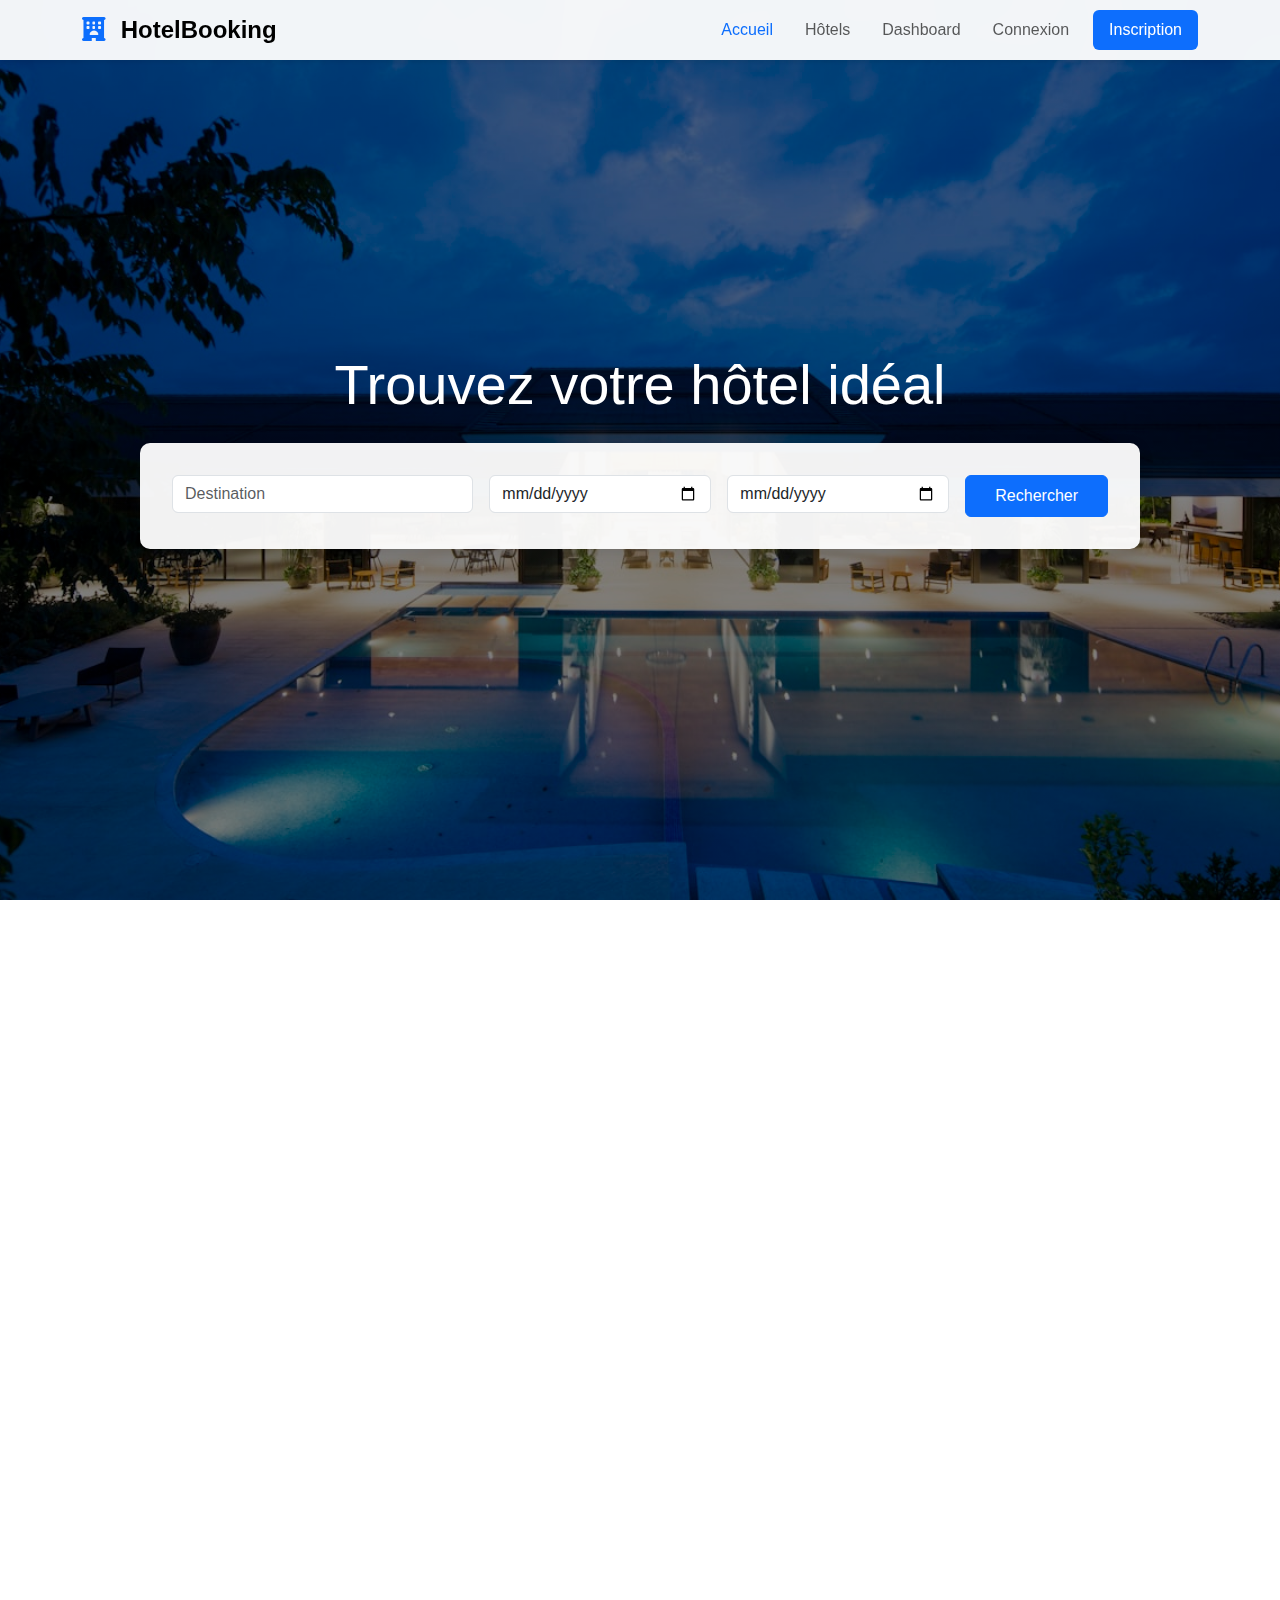
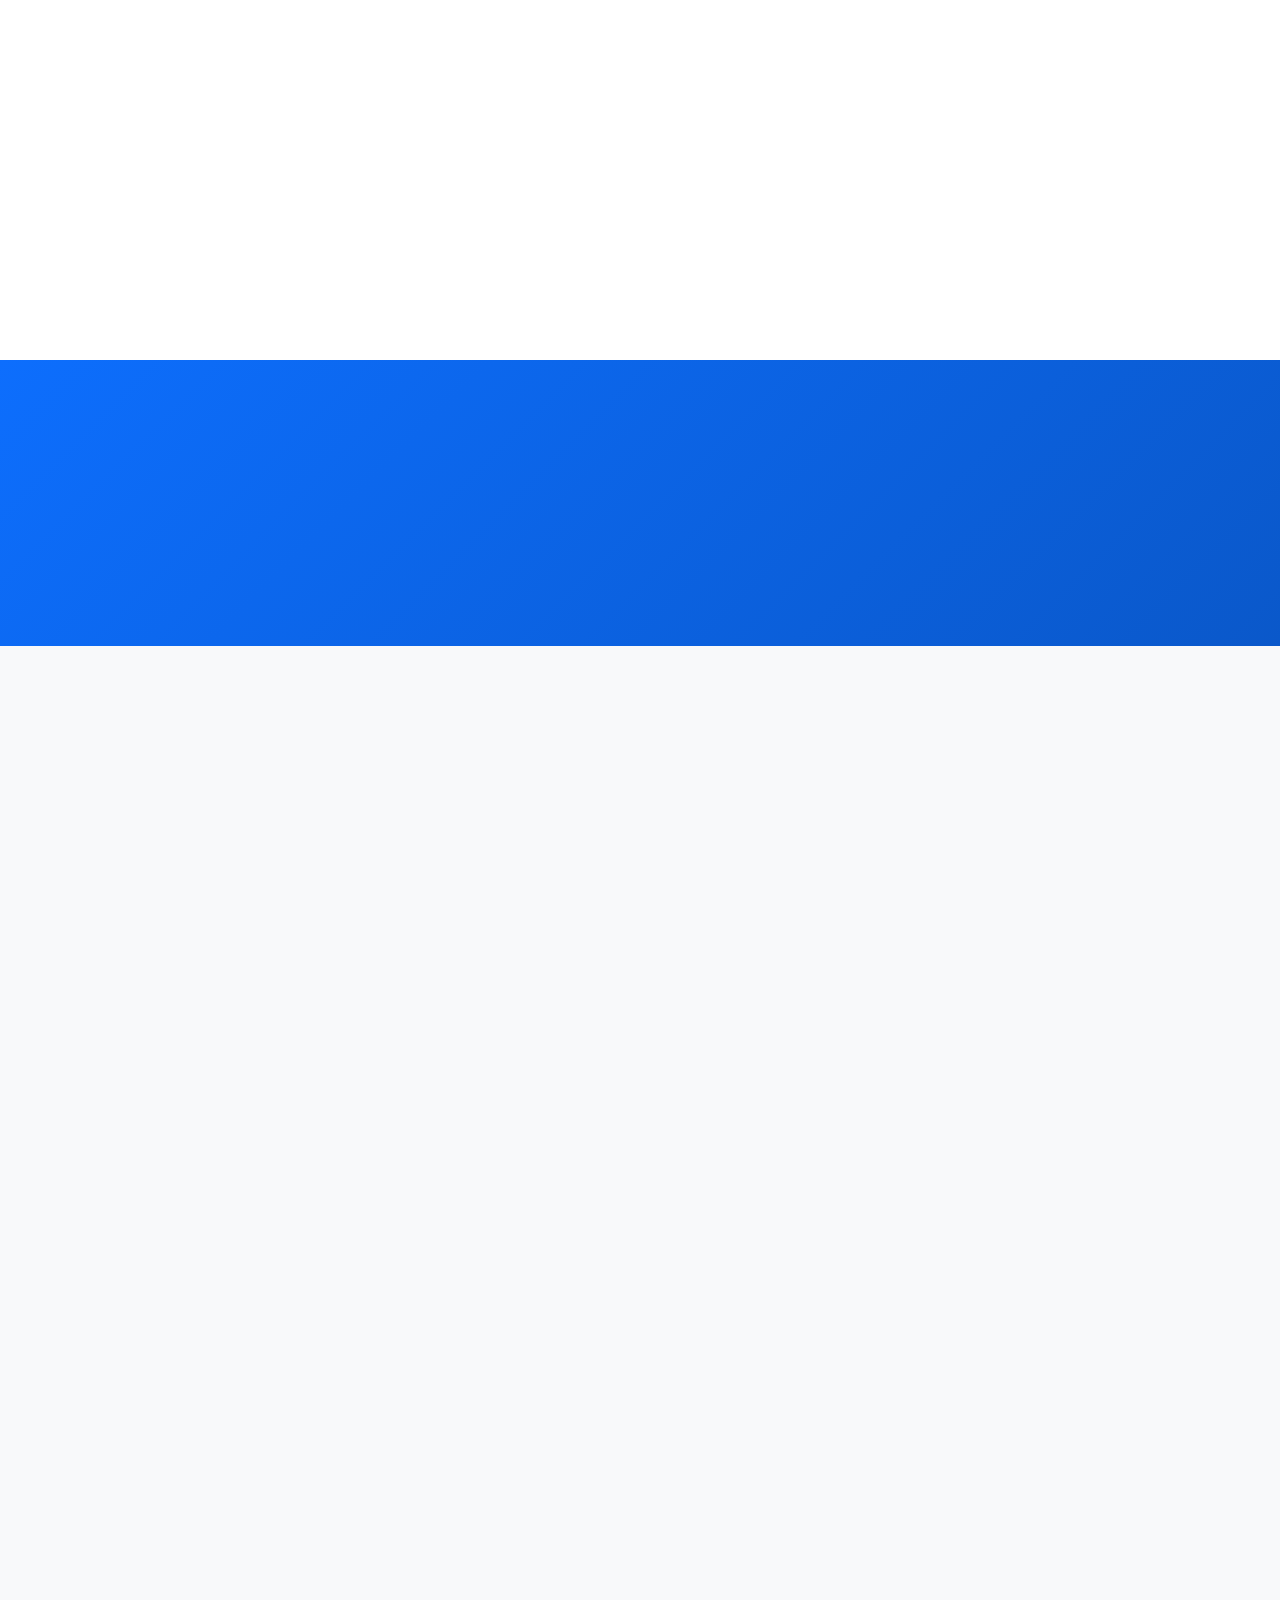
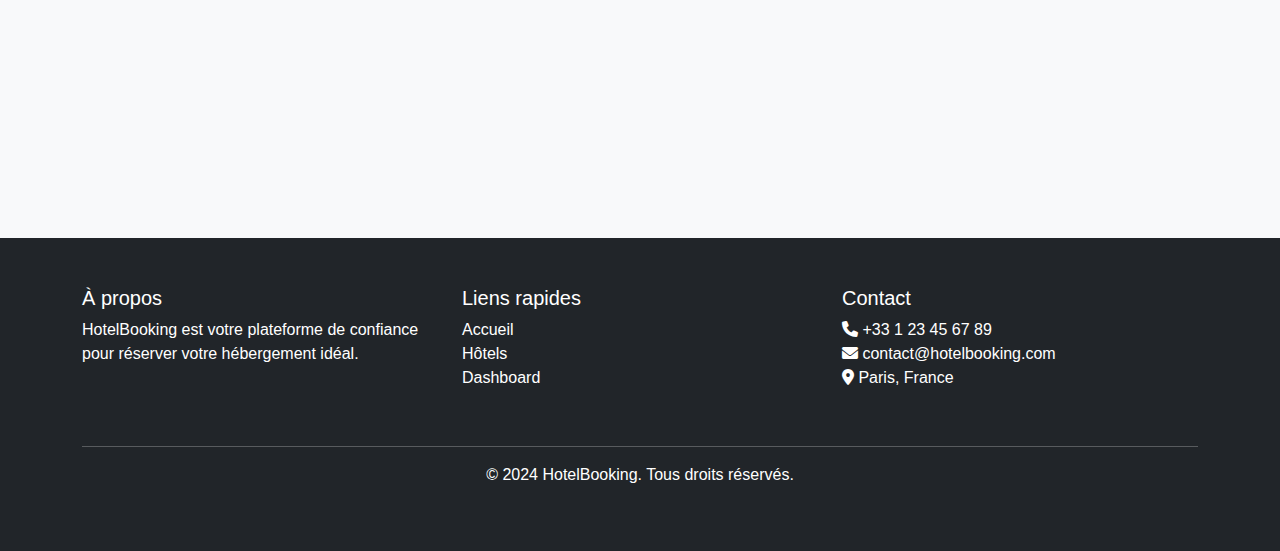
<file: index.html>
<!DOCTYPE html>
<html lang="fr">
<head>
    <meta charset="UTF-8">
    <meta name="viewport" content="width=device-width, initial-scale=1.0">
    <title>HotelBooking - Votre plateforme de réservation d'hôtels</title>
    <!-- Bootstrap 5 CSS -->
    <link href="https://cdn.jsdelivr.net/npm/bootstrap@5.3.0/dist/css/bootstrap.min.css" rel="stylesheet">
    <!-- Font Awesome -->
    <link rel="stylesheet" href="https://cdnjs.cloudflare.com/ajax/libs/font-awesome/6.0.0/css/all.min.css">
    <!-- Custom CSS -->
    <link rel="stylesheet" href="css/style.css">
</head>
<body>
    <!-- Loader -->
    <div class="loader-wrapper">
        <div class="loader"></div>
    </div>

    <!-- Back to Top Button -->
    <a href="#" class="back-to-top">
        <i class="fas fa-arrow-up"></i>
    </a>

    <!-- Navigation -->
    <nav class="navbar navbar-expand-lg navbar-light bg-white shadow-sm fixed-top">
        <div class="container">
            <a class="navbar-brand" href="index.html">
                <i class="fas fa-hotel text-primary"></i> HotelBooking
            </a>
            <button class="navbar-toggler" type="button" data-bs-toggle="collapse" data-bs-target="#navbarNav">
                <span class="navbar-toggler-icon"></span>
            </button>
            <div class="collapse navbar-collapse" id="navbarNav">
                <ul class="navbar-nav ms-auto">
                    <li class="nav-item">
                        <a class="nav-link active" href="index.html">Accueil</a>
                    </li>
                    <li class="nav-item">
                        <a class="nav-link" href="hotels.html">Hôtels</a>
                    </li>
                    <li class="nav-item">
                        <a class="nav-link" href="dashboard.html">Dashboard</a>
                    </li>
                    <li class="nav-item">
                        <a class="nav-link" href="login.html">Connexion</a>
                    </li>
                    <li class="nav-item">
                        <a class="nav-link btn btn-primary text-white ms-2" href="register.html">Inscription</a>
                    </li>
                </ul>
            </div>
        </div>
    </nav>

    <!-- Hero Section with Search -->
    <section class="hero">
        <div class="container">
            <div class="row">
                <div class="col-12 text-center">
                    <h1 class="display-4 text-white mb-4">Trouvez votre hôtel idéal</h1>
                    <div class="search-box">
                        <form class="row g-3">
                            <div class="col-md-4">
                                <input type="text" class="form-control" placeholder="Destination">
                            </div>
                            <div class="col-md-3">
                                <input type="date" class="form-control" placeholder="Date d'arrivée">
                            </div>
                            <div class="col-md-3">
                                <input type="date" class="form-control" placeholder="Date de départ">
                            </div>
                            <div class="col-md-2">
                                <button type="submit" class="btn btn-primary w-100">Rechercher</button>
                            </div>
                        </form>
                    </div>
                </div>
            </div>
        </div>
    </section>

    <!-- Popular Hotels Section -->
    <section class="popular-hotels py-5">
        <div class="container">
            <h2 class="text-center mb-4 reveal">Hôtels Populaires</h2>
            <div class="row">
                <!-- Hotel Card 1 -->
                <div class="col-md-4 mb-4 reveal-left">
                    <div class="card hotel-card">
                        <img src="images/hotel1.jpg" class="card-img-top" alt="Hôtel Luxe Paris">
                        <div class="card-body">
                            <h5 class="card-title">Hôtel Luxe Paris</h5>
                            <p class="card-text">
                                <i class="fas fa-star text-warning"></i>
                                <i class="fas fa-star text-warning"></i>
                                <i class="fas fa-star text-warning"></i>
                                <i class="fas fa-star text-warning"></i>
                                <i class="fas fa-star text-warning"></i>
                            </p>
                            <p class="card-text">À partir de 200€ / nuit</p>
                            <a href="details.html" class="btn btn-primary">Voir les détails</a>
                        </div>
                    </div>
                </div>
                <!-- Hotel Card 2 -->
                <div class="col-md-4 mb-4 reveal">
                    <div class="card hotel-card">
                        <img src="images/hotel2.jpg" class="card-img-top" alt="Grand Hôtel">
                        <div class="card-body">
                            <h5 class="card-title">Grand Hôtel</h5>
                            <p class="card-text">
                                <i class="fas fa-star text-warning"></i>
                                <i class="fas fa-star text-warning"></i>
                                <i class="fas fa-star text-warning"></i>
                                <i class="fas fa-star text-warning"></i>
                                <i class="far fa-star text-warning"></i>
                            </p>
                            <p class="card-text">À partir de 150€ / nuit</p>
                            <a href="details.html" class="btn btn-primary">Voir les détails</a>
                        </div>
                    </div>
                </div>
                <!-- Hotel Card 3 -->
                <div class="col-md-4 mb-4 reveal-right">
                    <div class="card hotel-card">
                        <img src="images/hotel3.jpg" class="card-img-top" alt="Hôtel Plage">
                        <div class="card-body">
                            <h5 class="card-title">Hôtel Plage</h5>
                            <p class="card-text">
                                <i class="fas fa-star text-warning"></i>
                                <i class="fas fa-star text-warning"></i>
                                <i class="fas fa-star text-warning"></i>
                                <i class="fas fa-star text-warning"></i>
                                <i class="fas fa-star-half-alt text-warning"></i>
                            </p>
                            <p class="card-text">À partir de 180€ / nuit</p>
                            <a href="details.html" class="btn btn-primary">Voir les détails</a>
                        </div>
                    </div>
                </div>
            </div>
        </div>
    </section>

    <!-- Features Section -->
    <section class="py-5">
        <div class="container">
            <h2 class="text-center mb-5 reveal">Pourquoi nous choisir ?</h2>
            <div class="row">
                <div class="col-md-4 mb-4 reveal-left">
                    <div class="feature-card animate-fade-left">
                        <div class="feature-icon">
                            <i class="fas fa-shield-alt"></i>
                        </div>
                        <h4>Réservation Sécurisée</h4>
                        <p>Paiement 100% sécurisé et confirmation instantanée de votre réservation.</p>
                    </div>
                </div>
                <div class="col-md-4 mb-4 reveal">
                    <div class="feature-card animate-fade-up">
                        <div class="feature-icon">
                            <i class="fas fa-percent"></i>
                        </div>
                        <h4>Meilleurs Prix</h4>
                        <p>Garantie du meilleur prix et réductions exclusives pour nos membres.</p>
                    </div>
                </div>
                <div class="col-md-4 mb-4 reveal-right">
                    <div class="feature-card animate-fade-right">
                        <div class="feature-icon">
                            <i class="fas fa-headset"></i>
                        </div>
                        <h4>Support 24/7</h4>
                        <p>Notre équipe est disponible 24h/24 et 7j/7 pour vous assister.</p>
                    </div>
                </div>
            </div>
        </div>
    </section>

    <!-- Stats Section -->
    <section class="stats-section">
        <div class="container">
            <div class="row">
                <div class="col-md-3 col-6 reveal">
                    <div class="stat-item animate-fade-up">
                        <div class="stat-number">500+</div>
                        <div class="stat-label">Hôtels</div>
                    </div>
                </div>
                <div class="col-md-3 col-6 reveal" style="transition-delay: 0.2s">
                    <div class="stat-item animate-fade-up">
                        <div class="stat-number">50k+</div>
                        <div class="stat-label">Clients Satisfaits</div>
                    </div>
                </div>
                <div class="col-md-3 col-6 reveal" style="transition-delay: 0.4s">
                    <div class="stat-item animate-fade-up">
                        <div class="stat-number">100+</div>
                        <div class="stat-label">Destinations</div>
                    </div>
                </div>
                <div class="col-md-3 col-6 reveal" style="transition-delay: 0.6s">
                    <div class="stat-item animate-fade-up">
                        <div class="stat-number">24/7</div>
                        <div class="stat-label">Support Client</div>
                    </div>
                </div>
            </div>
        </div>
    </section>

    <!-- Testimonials Section -->
    <section class="py-5 bg-light">
        <div class="container">
            <h2 class="text-center mb-5 reveal">Ce que disent nos clients</h2>
            <div class="row">
                <div class="col-md-4 mb-4 reveal-left">
                    <div class="testimonial-card animate-fade-left">
                        <div class="d-flex align-items-center mb-3">
                            <img src="images/hotel1.jpg" alt="Client" class="testimonial-avatar">
                            <div>
                                <h5 class="mb-0">Sophie Martin</h5>
                                <small class="text-muted">Paris, France</small>
                            </div>
                        </div>
                        <p class="mb-0">"Service exceptionnel ! La réservation était simple et rapide. L'hôtel était exactement comme décrit."</p>
                    </div>
                </div>
                <div class="col-md-4 mb-4 reveal">
                    <div class="testimonial-card animate-fade-up">
                        <div class="d-flex align-items-center mb-3">
                            <img src="images/hotel2.jpg" alt="Client" class="testimonial-avatar">
                            <div>
                                <h5 class="mb-0">Thomas Dubois</h5>
                                <small class="text-muted">Lyon, France</small>
                            </div>
                        </div>
                        <p class="mb-0">"Les prix sont très compétitifs et le service client est au top. Je recommande vivement !"</p>
                    </div>
                </div>
                <div class="col-md-4 mb-4 reveal-right">
                    <div class="testimonial-card animate-fade-right">
                        <div class="d-flex align-items-center mb-3">
                            <img src="images/hotel3.jpg" alt="Client" class="testimonial-avatar">
                            <div>
                                <h5 class="mb-0">Marie Laurent</h5>
                                <small class="text-muted">Nice, France</small>
                            </div>
                        </div>
                        <p class="mb-0">"Une expérience parfaite du début à la fin. Je reviendrai certainement pour mes prochains voyages."</p>
                    </div>
                </div>
            </div>
        </div>
    </section>

    <!-- Newsletter Section -->
    <section class="newsletter-section">
        <div class="container">
            <div class="row justify-content-center">
                <div class="col-md-8 text-center">
                    <h2 class="mb-4 reveal">Restez informé de nos offres</h2>
                    <p class="mb-4 reveal">Inscrivez-vous à notre newsletter pour recevoir nos meilleures offres et promotions.</p>
                    <form class="newsletter-form reveal">
                        <div class="input-group">
                            <input type="email" class="form-control" placeholder="Votre adresse email">
                            <button class="btn btn-primary" type="submit">S'inscrire</button>
                        </div>
                    </form>
                </div>
            </div>
        </div>
    </section>

    <!-- Categories Section -->
    <section class="categories py-5 bg-light">
        <div class="container">
            <h2 class="text-center mb-4 reveal">Types d'hébergement</h2>
            <div class="row">
                <div class="col-md-3 mb-4 reveal-left">
                    <div class="category-card text-center p-4 bg-white rounded shadow-sm">
                        <i class="fas fa-hotel fa-3x text-primary mb-3"></i>
                        <h4>Hôtels</h4>
                        <p>Hôtels de luxe et confortables</p>
                    </div>
                </div>
                <div class="col-md-3 mb-4 reveal" style="transition-delay: 0.2s">
                    <div class="category-card text-center p-4 bg-white rounded shadow-sm">
                        <i class="fas fa-home fa-3x text-primary mb-3"></i>
                        <h4>Appartements</h4>
                        <p>Locations de vacances</p>
                    </div>
                </div>
                <div class="col-md-3 mb-4 reveal" style="transition-delay: 0.4s">
                    <div class="category-card text-center p-4 bg-white rounded shadow-sm">
                        <i class="fas fa-umbrella-beach fa-3x text-primary mb-3"></i>
                        <h4>Resorts</h4>
                        <p>Complexes vacances tout inclus</p>
                    </div>
                </div>
                <div class="col-md-3 mb-4 reveal-right">
                    <div class="category-card text-center p-4 bg-white rounded shadow-sm">
                        <i class="fas fa-campground fa-3x text-primary mb-3"></i>
                        <h4>Chalets</h4>
                        <p>Hébergements montagne</p>
                    </div>
                </div>
            </div>
        </div>
    </section>

    <!-- Footer -->
    <footer class="bg-dark text-white py-5">
        <div class="container">
            <div class="row">
                <div class="col-md-4 mb-4">
                    <h5>À propos</h5>
                    <p>HotelBooking est votre plateforme de confiance pour réserver votre hébergement idéal.</p>
                </div>
                <div class="col-md-4 mb-4">
                    <h5>Liens rapides</h5>
                    <ul class="list-unstyled">
                        <li><a href="index.html" class="text-white">Accueil</a></li>
                        <li><a href="hotels.html" class="text-white">Hôtels</a></li>
                        <li><a href="dashboard.html" class="text-white">Dashboard</a></li>
                    </ul>
                </div>
                <div class="col-md-4 mb-4">
                    <h5>Contact</h5>
                    <ul class="list-unstyled">
                        <li><i class="fas fa-phone"></i> +33 1 23 45 67 89</li>
                        <li><i class="fas fa-envelope"></i> contact@hotelbooking.com</li>
                        <li><i class="fas fa-map-marker-alt"></i> Paris, France</li>
                    </ul>
                </div>
            </div>
            <hr>
            <div class="text-center">
                <p>&copy; 2024 HotelBooking. Tous droits réservés.</p>
            </div>
        </div>
    </footer>

    <!-- Scripts -->
    <script src="https://code.jquery.com/jquery-3.6.0.min.js"></script>
    <script src="https://cdn.jsdelivr.net/npm/bootstrap@5.3.0/dist/js/bootstrap.bundle.min.js"></script>
    <script src="js/main.js"></script>
</body>
</html>
</file>
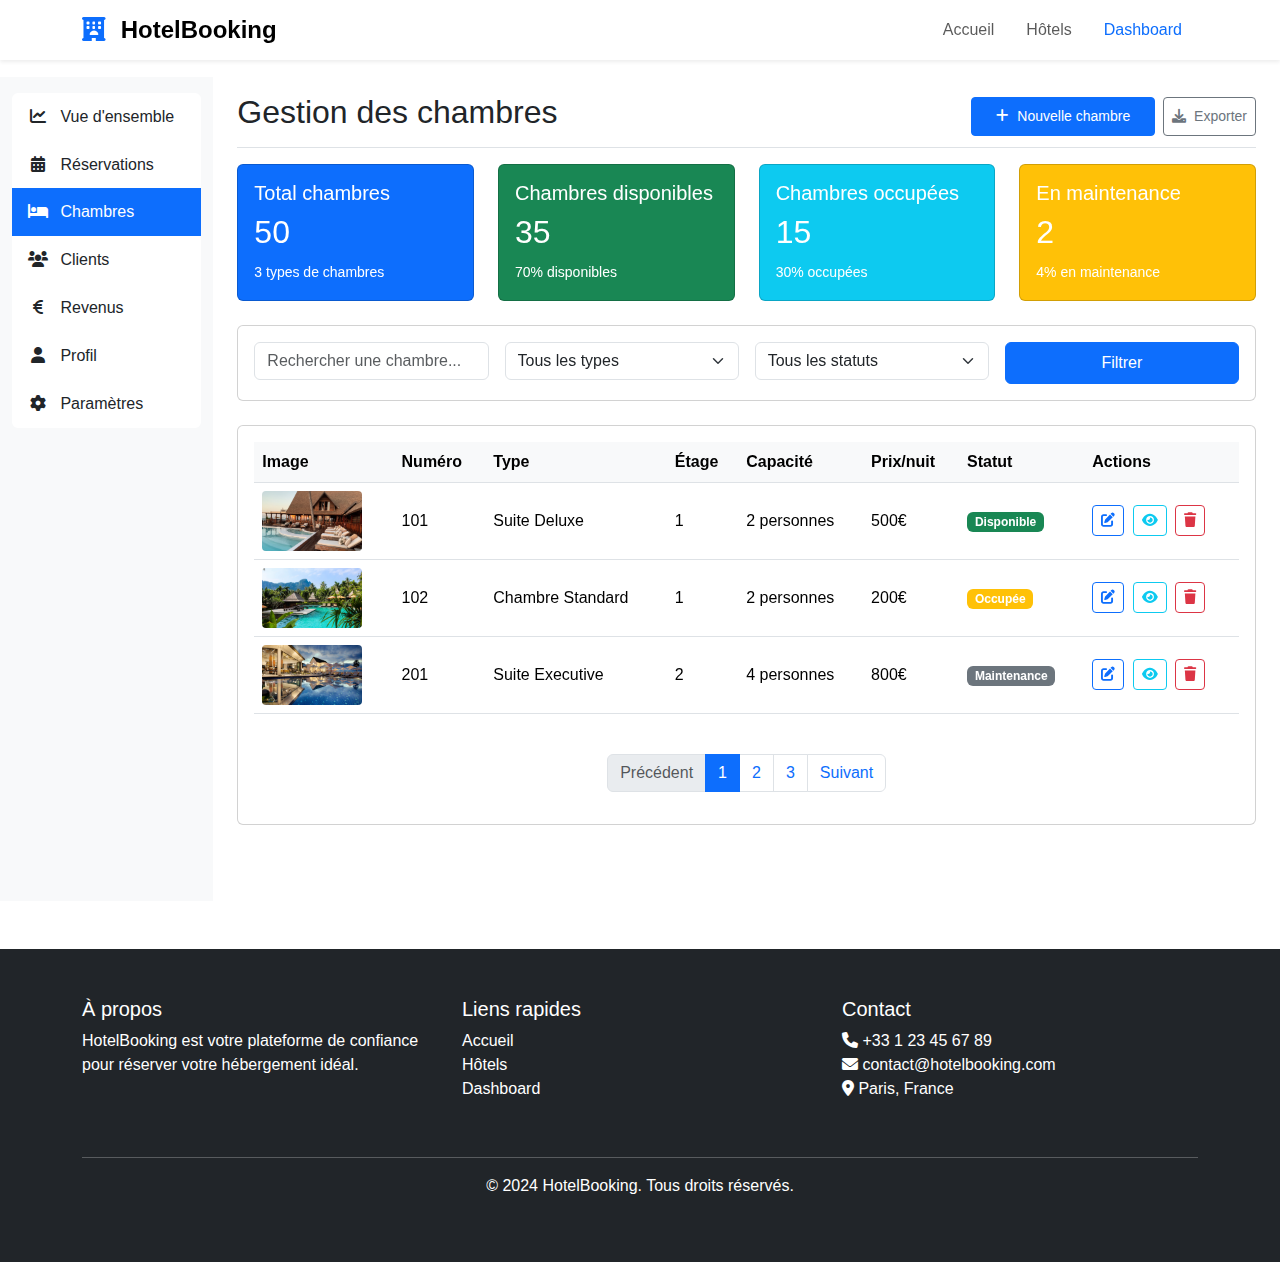
<file: chambres.html>
<!DOCTYPE html>
<html lang="fr">
<head>
    <meta charset="UTF-8">
    <meta name="viewport" content="width=device-width, initial-scale=1.0">
    <title>Chambres - HotelBooking</title>
    <!-- Bootstrap 5 CSS -->
    <link href="https://cdn.jsdelivr.net/npm/bootstrap@5.3.0/dist/css/bootstrap.min.css" rel="stylesheet">
    <!-- Font Awesome -->
    <link rel="stylesheet" href="https://cdnjs.cloudflare.com/ajax/libs/font-awesome/6.0.0/css/all.min.css">
    <!-- Custom CSS -->
    <link rel="stylesheet" href="css/style.css">
    <style>
        .sidebar {
            min-height: calc(100vh - 76px);
            background-color: #f8f9fa;
            padding-top: 1rem;
        }
        .stat-card {
            transition: transform 0.3s ease;
        }
        .stat-card:hover {
            transform: translateY(-5px);
        }
        .room-image {
            width: 100px;
            height: 60px;
            object-fit: cover;
            border-radius: 4px;
        }
    </style>
</head>
<body>
    <!-- Navigation -->
    <nav class="navbar navbar-expand-lg navbar-light bg-white shadow-sm fixed-top">
        <div class="container">
            <a class="navbar-brand" href="index.html">
                <i class="fas fa-hotel text-primary"></i> HotelBooking
            </a>
            <button class="navbar-toggler" type="button" data-bs-toggle="collapse" data-bs-target="#navbarNav">
                <span class="navbar-toggler-icon"></span>
            </button>
            <div class="collapse navbar-collapse" id="navbarNav">
                <ul class="navbar-nav ms-auto">
                    <li class="nav-item">
                        <a class="nav-link" href="index.html">Accueil</a>
                    </li>
                    <li class="nav-item">
                        <a class="nav-link" href="hotels.html">Hôtels</a>
                    </li>
                    <li class="nav-item">
                        <a class="nav-link active" href="dashboard.html">Dashboard</a>
                    </li>
                </ul>
            </div>
        </div>
    </nav>

    <!-- Main Content -->
    <div class="container-fluid mt-5 pt-4">
        <div class="row">
            <!-- Sidebar -->
            <div class="col-md-3 col-lg-2 sidebar">
                <div class="list-group">
                    <a href="dashboard.html" class="list-group-item list-group-item-action">
                        <i class="fas fa-chart-line me-2"></i> Vue d'ensemble
                    </a>
                    <a href="reservations.html" class="list-group-item list-group-item-action">
                        <i class="fas fa-calendar-alt me-2"></i> Réservations
                    </a>
                    <a href="chambres.html" class="list-group-item list-group-item-action active">
                        <i class="fas fa-bed me-2"></i> Chambres
                    </a>
                    <a href="clients.html" class="list-group-item list-group-item-action">
                        <i class="fas fa-users me-2"></i> Clients
                    </a>
                    <a href="revenus.html" class="list-group-item list-group-item-action">
                        <i class="fas fa-euro-sign me-2"></i> Revenus
                    </a>
                    <a href="profil.html" class="list-group-item list-group-item-action">
                        <i class="fas fa-user me-2"></i> Profil
                    </a>
                    <a href="parametres.html" class="list-group-item list-group-item-action">
                        <i class="fas fa-cog me-2"></i> Paramètres
                    </a>
                </div>
            </div>

            <!-- Main Content -->
            <div class="col-md-9 col-lg-10 ms-sm-auto px-4">
                <div class="d-flex justify-content-between flex-wrap flex-md-nowrap align-items-center pt-3 pb-2 mb-3 border-bottom">
                    <h1 class="h2">Gestion des chambres</h1>
                    <div class="btn-toolbar mb-2 mb-md-0">
                        <button type="button" class="btn btn-sm btn-primary me-2">
                            <i class="fas fa-plus me-1"></i> Nouvelle chambre
                        </button>
                        <button type="button" class="btn btn-sm btn-outline-secondary">
                            <i class="fas fa-download me-1"></i> Exporter
                        </button>
                    </div>
                </div>

                <!-- Stats Cards -->
                <div class="row mb-4">
                    <div class="col-md-3">
                        <div class="card stat-card bg-primary text-white">
                            <div class="card-body">
                                <h5 class="card-title">Total chambres</h5>
                                <h2 class="card-text">50</h2>
                                <p class="card-text">
                                    <small>3 types de chambres</small>
                                </p>
                            </div>
                        </div>
                    </div>
                    <div class="col-md-3">
                        <div class="card stat-card bg-success text-white">
                            <div class="card-body">
                                <h5 class="card-title">Chambres disponibles</h5>
                                <h2 class="card-text">35</h2>
                                <p class="card-text">
                                    <small>70% disponibles</small>
                                </p>
                            </div>
                        </div>
                    </div>
                    <div class="col-md-3">
                        <div class="card stat-card bg-info text-white">
                            <div class="card-body">
                                <h5 class="card-title">Chambres occupées</h5>
                                <h2 class="card-text">15</h2>
                                <p class="card-text">
                                    <small>30% occupées</small>
                                </p>
                            </div>
                        </div>
                    </div>
                    <div class="col-md-3">
                        <div class="card stat-card bg-warning text-white">
                            <div class="card-body">
                                <h5 class="card-title">En maintenance</h5>
                                <h2 class="card-text">2</h2>
                                <p class="card-text">
                                    <small>4% en maintenance</small>
                                </p>
                            </div>
                        </div>
                    </div>
                </div>

                <!-- Search and Filter -->
                <div class="card mb-4">
                    <div class="card-body">
                        <div class="row g-3">
                            <div class="col-md-3">
                                <input type="text" class="form-control" placeholder="Rechercher une chambre...">
                            </div>
                            <div class="col-md-3">
                                <select class="form-select">
                                    <option value="">Tous les types</option>
                                    <option value="standard">Standard</option>
                                    <option value="deluxe">Deluxe</option>
                                    <option value="suite">Suite</option>
                                </select>
                            </div>
                            <div class="col-md-3">
                                <select class="form-select">
                                    <option value="">Tous les statuts</option>
                                    <option value="available">Disponible</option>
                                    <option value="occupied">Occupée</option>
                                    <option value="maintenance">Maintenance</option>
                                </select>
                            </div>
                            <div class="col-md-3">
                                <button class="btn btn-primary w-100">Filtrer</button>
                            </div>
                        </div>
                    </div>
                </div>

                <!-- Rooms Table -->
                <div class="card">
                    <div class="card-body">
                        <div class="table-responsive">
                            <table class="table table-hover">
                                <thead>
                                    <tr>
                                        <th>Image</th>
                                        <th>Numéro</th>
                                        <th>Type</th>
                                        <th>Étage</th>
                                        <th>Capacité</th>
                                        <th>Prix/nuit</th>
                                        <th>Statut</th>
                                        <th>Actions</th>
                                    </tr>
                                </thead>
                                <tbody>
                                    <tr>
                                        <td><img src="images/hotel1.jpg" alt="Suite Deluxe" class="room-image"></td>
                                        <td>101</td>
                                        <td>Suite Deluxe</td>
                                        <td>1</td>
                                        <td>2 personnes</td>
                                        <td>500€</td>
                                        <td><span class="badge bg-success">Disponible</span></td>
                                        <td>
                                            <button class="btn btn-sm btn-outline-primary me-1">
                                                <i class="fas fa-edit"></i>
                                            </button>
                                            <button class="btn btn-sm btn-outline-info me-1">
                                                <i class="fas fa-eye"></i>
                                            </button>
                                            <button class="btn btn-sm btn-outline-danger">
                                                <i class="fas fa-trash"></i>
                                            </button>
                                        </td>
                                    </tr>
                                    <tr>
                                        <td><img src="images/hotel2.jpg" alt="Chambre Standard" class="room-image"></td>
                                        <td>102</td>
                                        <td>Chambre Standard</td>
                                        <td>1</td>
                                        <td>2 personnes</td>
                                        <td>200€</td>
                                        <td><span class="badge bg-warning">Occupée</span></td>
                                        <td>
                                            <button class="btn btn-sm btn-outline-primary me-1">
                                                <i class="fas fa-edit"></i>
                                            </button>
                                            <button class="btn btn-sm btn-outline-info me-1">
                                                <i class="fas fa-eye"></i>
                                            </button>
                                            <button class="btn btn-sm btn-outline-danger">
                                                <i class="fas fa-trash"></i>
                                            </button>
                                        </td>
                                    </tr>
                                    <tr>
                                        <td><img src="images/hotel3.jpg" alt="Suite Executive" class="room-image"></td>
                                        <td>201</td>
                                        <td>Suite Executive</td>
                                        <td>2</td>
                                        <td>4 personnes</td>
                                        <td>800€</td>
                                        <td><span class="badge bg-secondary">Maintenance</span></td>
                                        <td>
                                            <button class="btn btn-sm btn-outline-primary me-1">
                                                <i class="fas fa-edit"></i>
                                            </button>
                                            <button class="btn btn-sm btn-outline-info me-1">
                                                <i class="fas fa-eye"></i>
                                            </button>
                                            <button class="btn btn-sm btn-outline-danger">
                                                <i class="fas fa-trash"></i>
                                            </button>
                                        </td>
                                    </tr>
                                </tbody>
                            </table>
                        </div>

                        <!-- Pagination -->
                        <nav class="mt-4">
                            <ul class="pagination justify-content-center">
                                <li class="page-item disabled">
                                    <a class="page-link" href="#" tabindex="-1">Précédent</a>
                                </li>
                                <li class="page-item active"><a class="page-link" href="#">1</a></li>
                                <li class="page-item"><a class="page-link" href="#">2</a></li>
                                <li class="page-item"><a class="page-link" href="#">3</a></li>
                                <li class="page-item">
                                    <a class="page-link" href="#">Suivant</a>
                                </li>
                            </ul>
                        </nav>
                    </div>
                </div>
            </div>
        </div>
    </div>

    <!-- Footer -->
    <footer class="bg-dark text-white py-5 mt-5">
        <div class="container">
            <div class="row">
                <div class="col-md-4 mb-4">
                    <h5>À propos</h5>
                    <p>HotelBooking est votre plateforme de confiance pour réserver votre hébergement idéal.</p>
                </div>
                <div class="col-md-4 mb-4">
                    <h5>Liens rapides</h5>
                    <ul class="list-unstyled">
                        <li><a href="index.html" class="text-white">Accueil</a></li>
                        <li><a href="hotels.html" class="text-white">Hôtels</a></li>
                        <li><a href="dashboard.html" class="text-white">Dashboard</a></li>
                    </ul>
                </div>
                <div class="col-md-4 mb-4">
                    <h5>Contact</h5>
                    <ul class="list-unstyled">
                        <li><i class="fas fa-phone"></i> +33 1 23 45 67 89</li>
                        <li><i class="fas fa-envelope"></i> contact@hotelbooking.com</li>
                        <li><i class="fas fa-map-marker-alt"></i> Paris, France</li>
                    </ul>
                </div>
            </div>
            <hr>
            <div class="text-center">
                <p>&copy; 2024 HotelBooking. Tous droits réservés.</p>
            </div>
        </div>
    </footer>

    <!-- Scripts -->
    <script src="https://code.jquery.com/jquery-3.6.0.min.js"></script>
    <script src="https://cdn.jsdelivr.net/npm/bootstrap@5.3.0/dist/js/bootstrap.bundle.min.js"></script>
    <script src="js/main.js"></script>
</body>
</html>
</file>
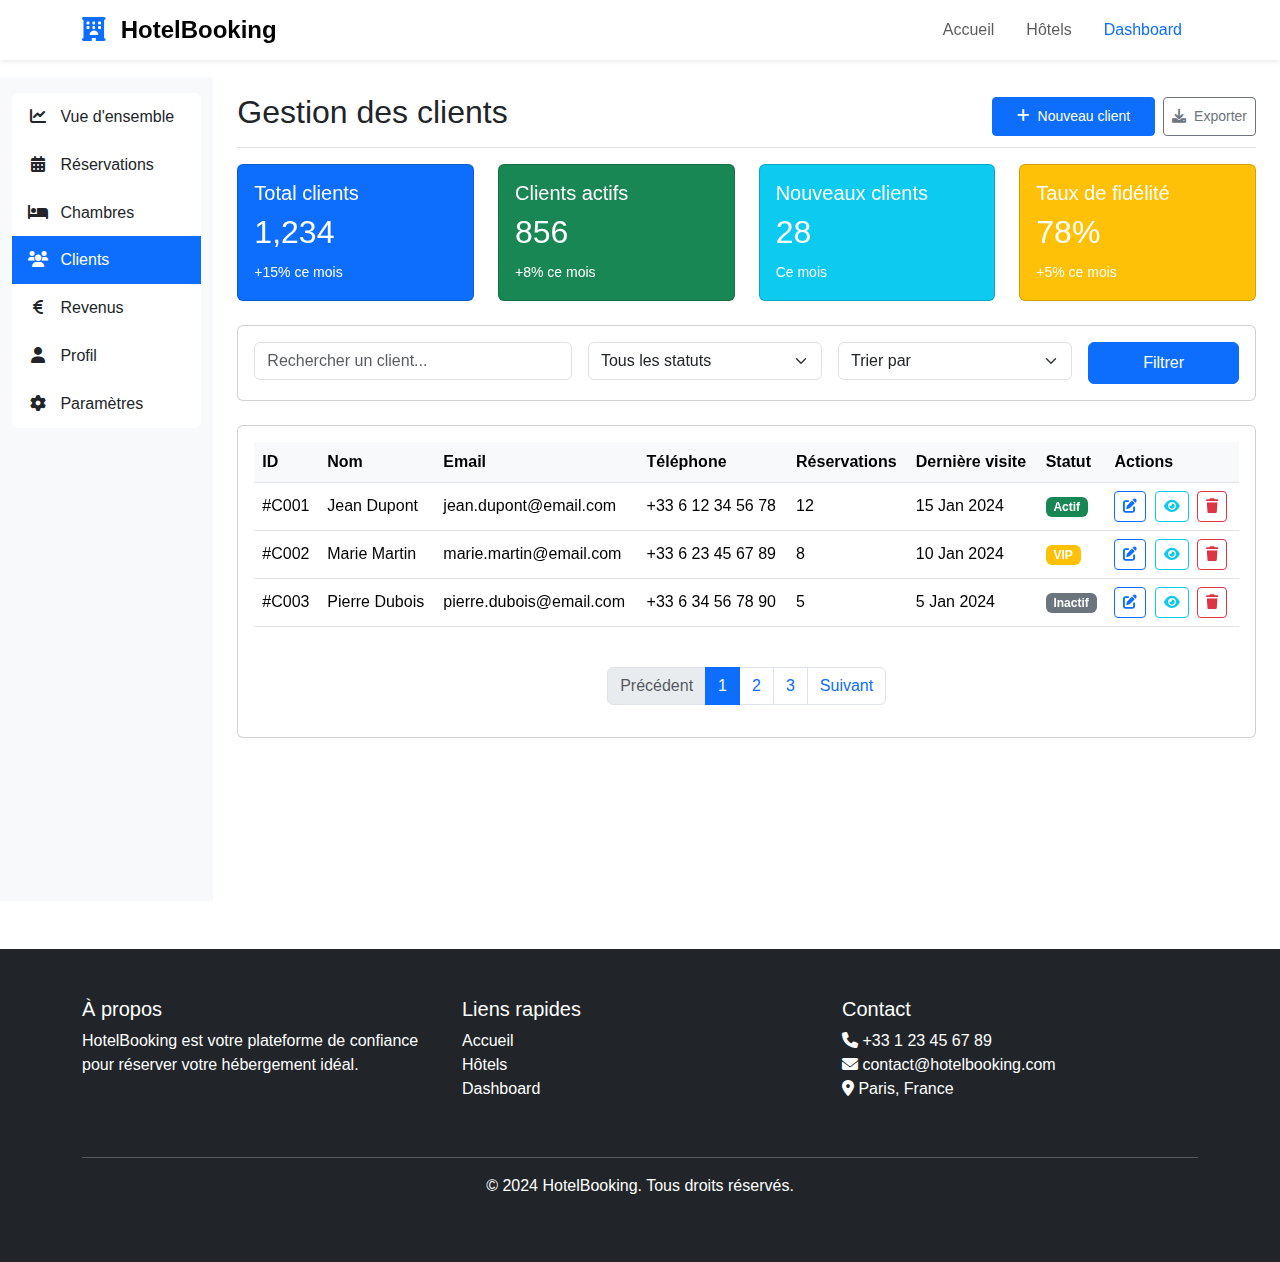
<file: clients.html>
<!DOCTYPE html>
<html lang="fr">
<head>
    <meta charset="UTF-8">
    <meta name="viewport" content="width=device-width, initial-scale=1.0">
    <title>Clients - HotelBooking</title>
    <!-- Bootstrap 5 CSS -->
    <link href="https://cdn.jsdelivr.net/npm/bootstrap@5.3.0/dist/css/bootstrap.min.css" rel="stylesheet">
    <!-- Font Awesome -->
    <link rel="stylesheet" href="https://cdnjs.cloudflare.com/ajax/libs/font-awesome/6.0.0/css/all.min.css">
    <!-- Custom CSS -->
    <link rel="stylesheet" href="css/style.css">
    <style>
        .sidebar {
            min-height: calc(100vh - 76px);
            background-color: #f8f9fa;
            padding-top: 1rem;
        }
        .stat-card {
            transition: transform 0.3s ease;
        }
        .stat-card:hover {
            transform: translateY(-5px);
        }
    </style>
</head>
<body>
    <!-- Navigation -->
    <nav class="navbar navbar-expand-lg navbar-light bg-white shadow-sm fixed-top">
        <div class="container">
            <a class="navbar-brand" href="index.html">
                <i class="fas fa-hotel text-primary"></i> HotelBooking
            </a>
            <button class="navbar-toggler" type="button" data-bs-toggle="collapse" data-bs-target="#navbarNav">
                <span class="navbar-toggler-icon"></span>
            </button>
            <div class="collapse navbar-collapse" id="navbarNav">
                <ul class="navbar-nav ms-auto">
                    <li class="nav-item">
                        <a class="nav-link" href="index.html">Accueil</a>
                    </li>
                    <li class="nav-item">
                        <a class="nav-link" href="hotels.html">Hôtels</a>
                    </li>
                    <li class="nav-item">
                        <a class="nav-link active" href="dashboard.html">Dashboard</a>
                    </li>
                </ul>
            </div>
        </div>
    </nav>

    <!-- Main Content -->
    <div class="container-fluid mt-5 pt-4">
        <div class="row">
            <!-- Sidebar -->
            <div class="col-md-3 col-lg-2 sidebar">
                <div class="list-group">
                    <a href="dashboard.html" class="list-group-item list-group-item-action">
                        <i class="fas fa-chart-line me-2"></i> Vue d'ensemble
                    </a>
                    <a href="reservations.html" class="list-group-item list-group-item-action">
                        <i class="fas fa-calendar-alt me-2"></i> Réservations
                    </a>
                    <a href="chambres.html" class="list-group-item list-group-item-action">
                        <i class="fas fa-bed me-2"></i> Chambres
                    </a>
                    <a href="clients.html" class="list-group-item list-group-item-action active">
                        <i class="fas fa-users me-2"></i> Clients
                    </a>
                    <a href="revenus.html" class="list-group-item list-group-item-action">
                        <i class="fas fa-euro-sign me-2"></i> Revenus
                    </a>
                    <a href="profil.html" class="list-group-item list-group-item-action">
                        <i class="fas fa-user me-2"></i> Profil
                    </a>
                    <a href="parametres.html" class="list-group-item list-group-item-action">
                        <i class="fas fa-cog me-2"></i> Paramètres
                    </a>
                </div>
            </div>

            <!-- Main Content -->
            <div class="col-md-9 col-lg-10 ms-sm-auto px-4">
                <div class="d-flex justify-content-between flex-wrap flex-md-nowrap align-items-center pt-3 pb-2 mb-3 border-bottom">
                    <h1 class="h2">Gestion des clients</h1>
                    <div class="btn-toolbar mb-2 mb-md-0">
                        <button type="button" class="btn btn-sm btn-primary me-2">
                            <i class="fas fa-plus me-1"></i> Nouveau client
                        </button>
                        <button type="button" class="btn btn-sm btn-outline-secondary">
                            <i class="fas fa-download me-1"></i> Exporter
                        </button>
                    </div>
                </div>

                <!-- Stats Cards -->
                <div class="row mb-4">
                    <div class="col-md-3">
                        <div class="card stat-card bg-primary text-white">
                            <div class="card-body">
                                <h5 class="card-title">Total clients</h5>
                                <h2 class="card-text">1,234</h2>
                                <p class="card-text">
                                    <small>+15% ce mois</small>
                                </p>
                            </div>
                        </div>
                    </div>
                    <div class="col-md-3">
                        <div class="card stat-card bg-success text-white">
                            <div class="card-body">
                                <h5 class="card-title">Clients actifs</h5>
                                <h2 class="card-text">856</h2>
                                <p class="card-text">
                                    <small>+8% ce mois</small>
                                </p>
                            </div>
                        </div>
                    </div>
                    <div class="col-md-3">
                        <div class="card stat-card bg-info text-white">
                            <div class="card-body">
                                <h5 class="card-title">Nouveaux clients</h5>
                                <h2 class="card-text">28</h2>
                                <p class="card-text">
                                    <small>Ce mois</small>
                                </p>
                            </div>
                        </div>
                    </div>
                    <div class="col-md-3">
                        <div class="card stat-card bg-warning text-white">
                            <div class="card-body">
                                <h5 class="card-title">Taux de fidélité</h5>
                                <h2 class="card-text">78%</h2>
                                <p class="card-text">
                                    <small>+5% ce mois</small>
                                </p>
                            </div>
                        </div>
                    </div>
                </div>

                <!-- Search and Filter -->
                <div class="card mb-4">
                    <div class="card-body">
                        <div class="row g-3">
                            <div class="col-md-4">
                                <input type="text" class="form-control" placeholder="Rechercher un client...">
                            </div>
                            <div class="col-md-3">
                                <select class="form-select">
                                    <option value="">Tous les statuts</option>
                                    <option value="active">Actifs</option>
                                    <option value="inactive">Inactifs</option>
                                    <option value="vip">VIP</option>
                                </select>
                            </div>
                            <div class="col-md-3">
                                <select class="form-select">
                                    <option value="">Trier par</option>
                                    <option value="name">Nom</option>
                                    <option value="date">Date d'inscription</option>
                                    <option value="reservations">Nombre de réservations</option>
                                </select>
                            </div>
                            <div class="col-md-2">
                                <button class="btn btn-primary w-100">Filtrer</button>
                            </div>
                        </div>
                    </div>
                </div>

                <!-- Clients Table -->
                <div class="card">
                    <div class="card-body">
                        <div class="table-responsive">
                            <table class="table table-hover">
                                <thead>
                                    <tr>
                                        <th>ID</th>
                                        <th>Nom</th>
                                        <th>Email</th>
                                        <th>Téléphone</th>
                                        <th>Réservations</th>
                                        <th>Dernière visite</th>
                                        <th>Statut</th>
                                        <th>Actions</th>
                                    </tr>
                                </thead>
                                <tbody>
                                    <tr>
                                        <td>#C001</td>
                                        <td>Jean Dupont</td>
                                        <td>jean.dupont@email.com</td>
                                        <td>+33 6 12 34 56 78</td>
                                        <td>12</td>
                                        <td>15 Jan 2024</td>
                                        <td><span class="badge bg-success">Actif</span></td>
                                        <td>
                                            <button class="btn btn-sm btn-outline-primary me-1">
                                                <i class="fas fa-edit"></i>
                                            </button>
                                            <button class="btn btn-sm btn-outline-info me-1">
                                                <i class="fas fa-eye"></i>
                                            </button>
                                            <button class="btn btn-sm btn-outline-danger">
                                                <i class="fas fa-trash"></i>
                                            </button>
                                        </td>
                                    </tr>
                                    <tr>
                                        <td>#C002</td>
                                        <td>Marie Martin</td>
                                        <td>marie.martin@email.com</td>
                                        <td>+33 6 23 45 67 89</td>
                                        <td>8</td>
                                        <td>10 Jan 2024</td>
                                        <td><span class="badge bg-warning">VIP</span></td>
                                        <td>
                                            <button class="btn btn-sm btn-outline-primary me-1">
                                                <i class="fas fa-edit"></i>
                                            </button>
                                            <button class="btn btn-sm btn-outline-info me-1">
                                                <i class="fas fa-eye"></i>
                                            </button>
                                            <button class="btn btn-sm btn-outline-danger">
                                                <i class="fas fa-trash"></i>
                                            </button>
                                        </td>
                                    </tr>
                                    <tr>
                                        <td>#C003</td>
                                        <td>Pierre Dubois</td>
                                        <td>pierre.dubois@email.com</td>
                                        <td>+33 6 34 56 78 90</td>
                                        <td>5</td>
                                        <td>5 Jan 2024</td>
                                        <td><span class="badge bg-secondary">Inactif</span></td>
                                        <td>
                                            <button class="btn btn-sm btn-outline-primary me-1">
                                                <i class="fas fa-edit"></i>
                                            </button>
                                            <button class="btn btn-sm btn-outline-info me-1">
                                                <i class="fas fa-eye"></i>
                                            </button>
                                            <button class="btn btn-sm btn-outline-danger">
                                                <i class="fas fa-trash"></i>
                                            </button>
                                        </td>
                                    </tr>
                                </tbody>
                            </table>
                        </div>

                        <!-- Pagination -->
                        <nav class="mt-4">
                            <ul class="pagination justify-content-center">
                                <li class="page-item disabled">
                                    <a class="page-link" href="#" tabindex="-1">Précédent</a>
                                </li>
                                <li class="page-item active"><a class="page-link" href="#">1</a></li>
                                <li class="page-item"><a class="page-link" href="#">2</a></li>
                                <li class="page-item"><a class="page-link" href="#">3</a></li>
                                <li class="page-item">
                                    <a class="page-link" href="#">Suivant</a>
                                </li>
                            </ul>
                        </nav>
                    </div>
                </div>
            </div>
        </div>
    </div>

    <!-- Footer -->
    <footer class="bg-dark text-white py-5 mt-5">
        <div class="container">
            <div class="row">
                <div class="col-md-4 mb-4">
                    <h5>À propos</h5>
                    <p>HotelBooking est votre plateforme de confiance pour réserver votre hébergement idéal.</p>
                </div>
                <div class="col-md-4 mb-4">
                    <h5>Liens rapides</h5>
                    <ul class="list-unstyled">
                        <li><a href="index.html" class="text-white">Accueil</a></li>
                        <li><a href="hotels.html" class="text-white">Hôtels</a></li>
                        <li><a href="dashboard.html" class="text-white">Dashboard</a></li>
                    </ul>
                </div>
                <div class="col-md-4 mb-4">
                    <h5>Contact</h5>
                    <ul class="list-unstyled">
                        <li><i class="fas fa-phone"></i> +33 1 23 45 67 89</li>
                        <li><i class="fas fa-envelope"></i> contact@hotelbooking.com</li>
                        <li><i class="fas fa-map-marker-alt"></i> Paris, France</li>
                    </ul>
                </div>
            </div>
            <hr>
            <div class="text-center">
                <p>&copy; 2024 HotelBooking. Tous droits réservés.</p>
            </div>
        </div>
    </footer>

    <!-- Scripts -->
    <script src="https://code.jquery.com/jquery-3.6.0.min.js"></script>
    <script src="https://cdn.jsdelivr.net/npm/bootstrap@5.3.0/dist/js/bootstrap.bundle.min.js"></script>
    <script src="js/main.js"></script>
</body>
</html>
</file>
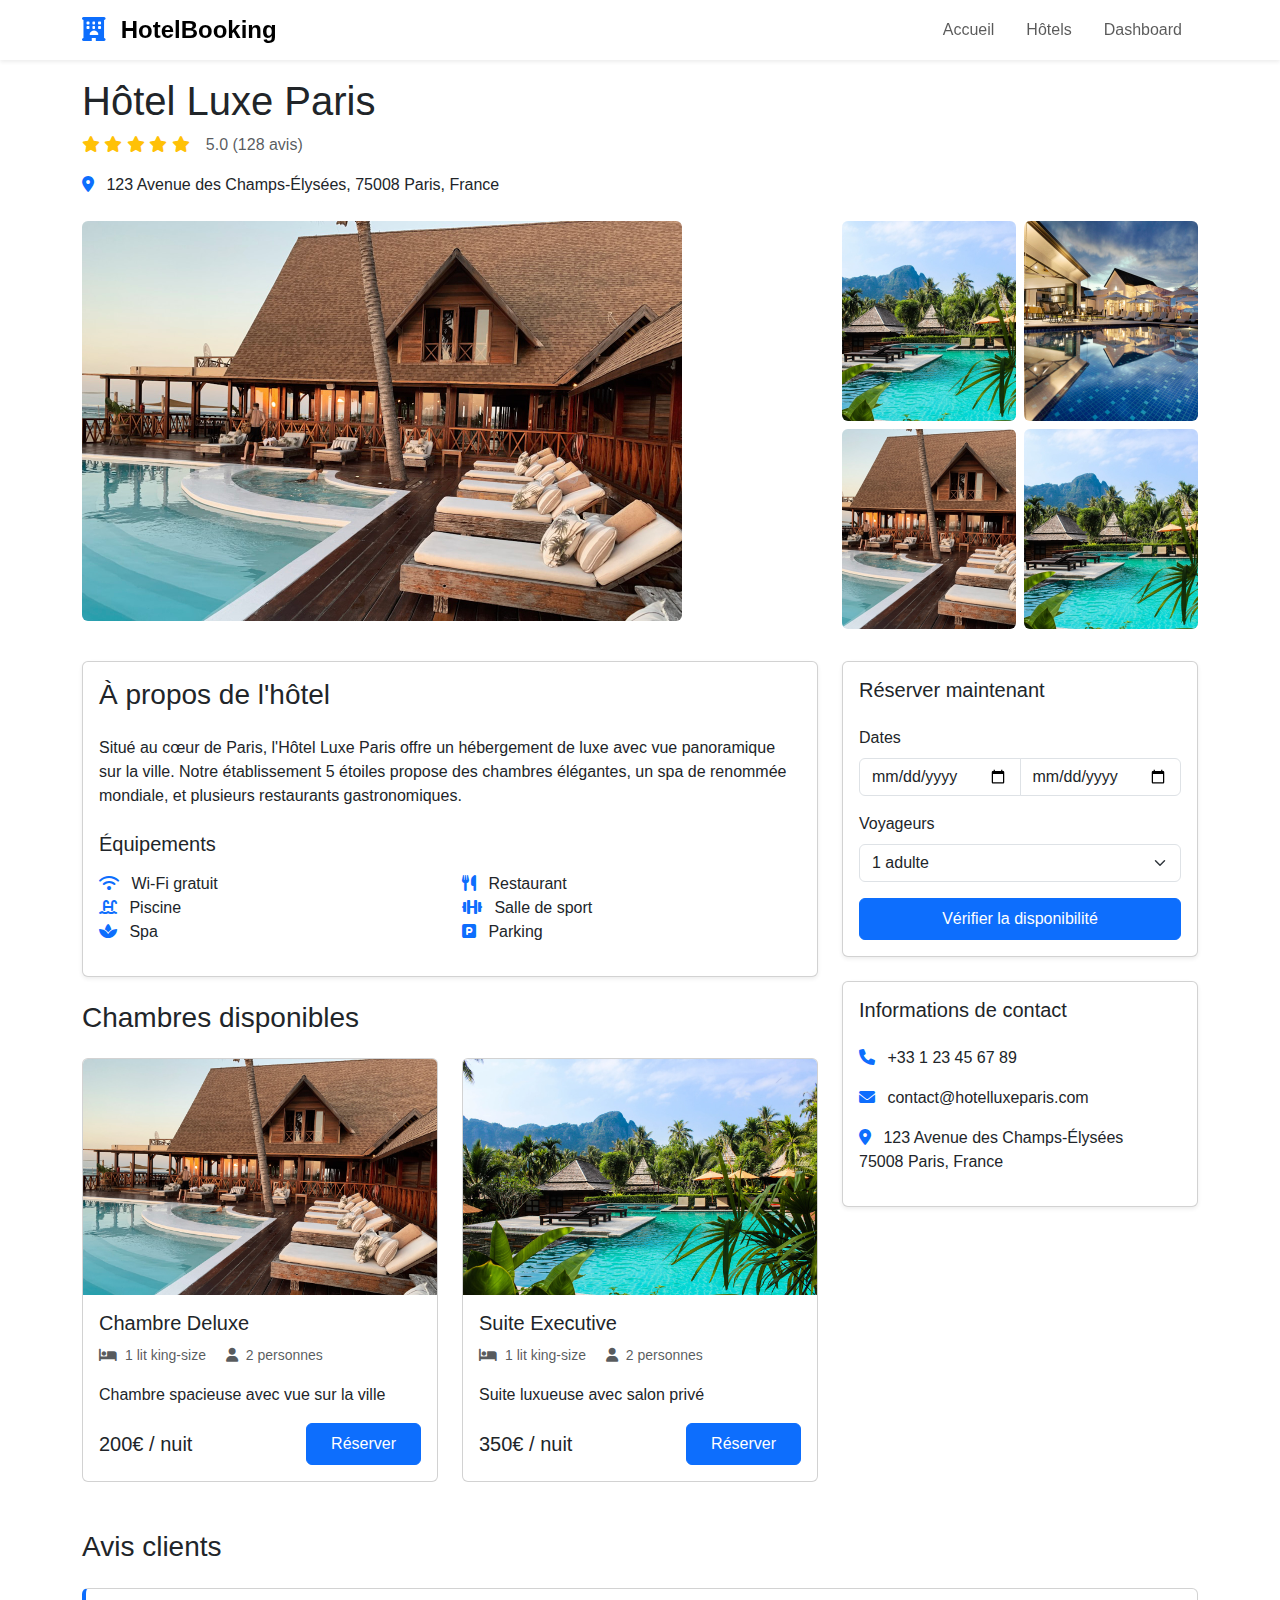
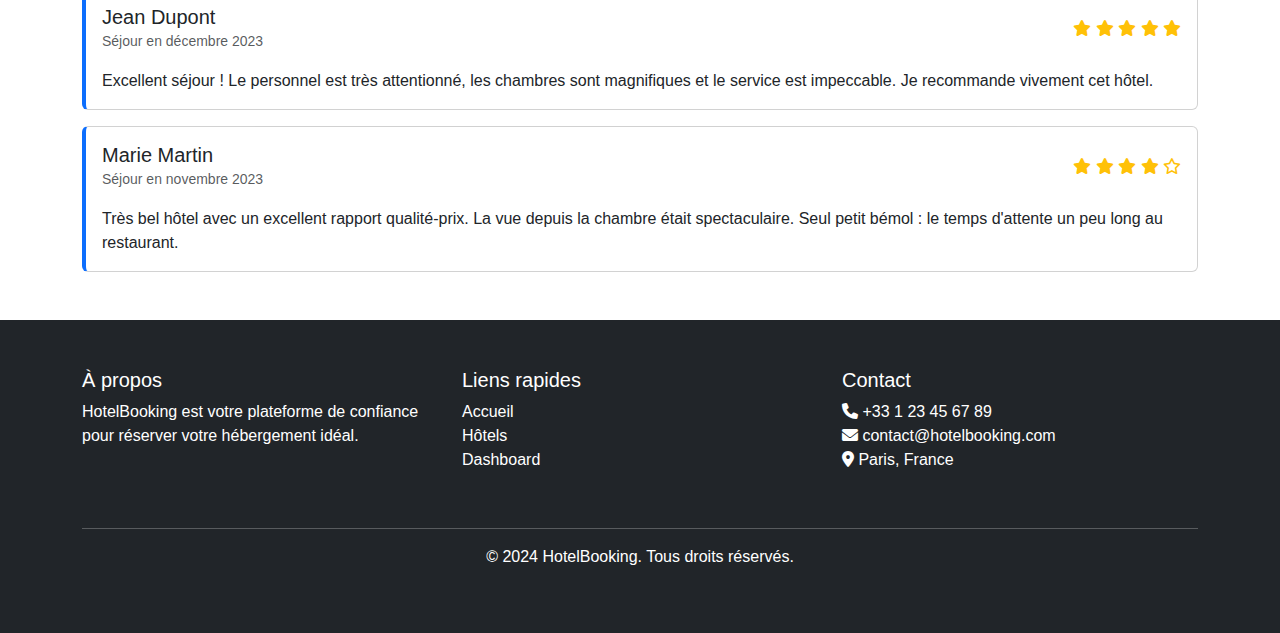
<file: details.html>
<!DOCTYPE html>
<html lang="fr">
<head>
    <meta charset="UTF-8">
    <meta name="viewport" content="width=device-width, initial-scale=1.0">
    <title>Détails de l'Hôtel - HotelBooking</title>
    <!-- Bootstrap 5 CSS -->
    <link href="https://cdn.jsdelivr.net/npm/bootstrap@5.3.0/dist/css/bootstrap.min.css" rel="stylesheet">
    <!-- Font Awesome -->
    <link rel="stylesheet" href="https://cdnjs.cloudflare.com/ajax/libs/font-awesome/6.0.0/css/all.min.css">
    <!-- Custom CSS -->
    <link rel="stylesheet" href="css/style.css">
    <style>
        .gallery-img {
            height: 200px;
            object-fit: cover;
            cursor: pointer;
        }
        .main-img {
            height: 400px;
            object-fit: cover;
        }
        .room-card {
            transition: transform 0.3s ease;
        }
        .room-card:hover {
            transform: translateY(-5px);
        }
        .review-card {
            border-left: 4px solid var(--primary-color);
        }
    </style>
</head>
<body>
    <!-- Navigation -->
    <nav class="navbar navbar-expand-lg navbar-light bg-white shadow-sm fixed-top">
        <div class="container">
            <a class="navbar-brand" href="index.html">
                <i class="fas fa-hotel text-primary"></i> HotelBooking
            </a>
            <button class="navbar-toggler" type="button" data-bs-toggle="collapse" data-bs-target="#navbarNav">
                <span class="navbar-toggler-icon"></span>
            </button>
            <div class="collapse navbar-collapse" id="navbarNav">
                <ul class="navbar-nav ms-auto">
                    <li class="nav-item">
                        <a class="nav-link" href="index.html">Accueil</a>
                    </li>
                    <li class="nav-item">
                        <a class="nav-link" href="hotels.html">Hôtels</a>
                    </li>
                    <li class="nav-item">
                        <a class="nav-link" href="dashboard.html">Dashboard</a>
                    </li>
                </ul>
            </div>
        </div>
    </nav>

    <!-- Main Content -->
    <div class="container mt-5 pt-4">
        <!-- Hotel Header -->
        <div class="row mb-4">
            <div class="col-12">
                <h1 class="mb-2">Hôtel Luxe Paris</h1>
                <div class="d-flex align-items-center mb-3">
                    <div class="me-3">
                        <i class="fas fa-star text-warning"></i>
                        <i class="fas fa-star text-warning"></i>
                        <i class="fas fa-star text-warning"></i>
                        <i class="fas fa-star text-warning"></i>
                        <i class="fas fa-star text-warning"></i>
                    </div>
                    <span class="text-muted">5.0 (128 avis)</span>
                </div>
                <p class="mb-0">
                    <i class="fas fa-map-marker-alt text-primary me-2"></i>
                    123 Avenue des Champs-Élysées, 75008 Paris, France
                </p>
            </div>
        </div>

        <!-- Image Gallery -->
        <div class="row mb-4">
            <div class="col-md-8 mb-3">
                <img src="images/hotel1.jpg" class="img-fluid rounded main-img" alt="Hotel Main Image">
            </div>
            <div class="col-md-4">
                <div class="row g-2">
                    <div class="col-6">
                        <img src="images/hotel2.jpg" class="img-fluid rounded gallery-img" alt="Hotel Room">
                    </div>
                    <div class="col-6">
                        <img src="images/hotel3.jpg" class="img-fluid rounded gallery-img" alt="Hotel Pool">
                    </div>
                    <div class="col-6">
                        <img src="images/hotel1.jpg" class="img-fluid rounded gallery-img" alt="Hotel Restaurant">
                    </div>
                    <div class="col-6">
                        <img src="images/hotel2.jpg" class="img-fluid rounded gallery-img" alt="Hotel Spa">
                    </div>
                </div>
            </div>
        </div>

        <!-- Hotel Details -->
        <div class="row mb-4">
            <div class="col-md-8">
                <div class="card shadow-sm mb-4">
                    <div class="card-body">
                        <h3 class="card-title mb-4">À propos de l'hôtel</h3>
                        <p class="card-text">
                            Situé au cœur de Paris, l'Hôtel Luxe Paris offre un hébergement de luxe avec vue panoramique sur la ville. 
                            Notre établissement 5 étoiles propose des chambres élégantes, un spa de renommée mondiale, 
                            et plusieurs restaurants gastronomiques.
                        </p>
                        <h5 class="mt-4 mb-3">Équipements</h5>
                        <div class="row">
                            <div class="col-md-6">
                                <ul class="list-unstyled">
                                    <li><i class="fas fa-wifi text-primary me-2"></i> Wi-Fi gratuit</li>
                                    <li><i class="fas fa-swimming-pool text-primary me-2"></i> Piscine</li>
                                    <li><i class="fas fa-spa text-primary me-2"></i> Spa</li>
                                </ul>
                            </div>
                            <div class="col-md-6">
                                <ul class="list-unstyled">
                                    <li><i class="fas fa-utensils text-primary me-2"></i> Restaurant</li>
                                    <li><i class="fas fa-dumbbell text-primary me-2"></i> Salle de sport</li>
                                    <li><i class="fas fa-parking text-primary me-2"></i> Parking</li>
                                </ul>
                            </div>
                        </div>
                    </div>
                </div>

                <!-- Rooms Section -->
                <h3 class="mb-4">Chambres disponibles</h3>
                <div class="row">
                    <!-- Room 1 -->
                    <div class="col-md-6 mb-4">
                        <div class="card room-card h-100">
                            <img src="images/hotel1.jpg" class="card-img-top" alt="Deluxe Room">
                            <div class="card-body">
                                <h5 class="card-title">Chambre Deluxe</h5>
                                <p class="card-text">
                                    <small class="text-muted">
                                        <i class="fas fa-bed me-2"></i>1 lit king-size
                                        <i class="fas fa-user me-2 ms-3"></i>2 personnes
                                    </small>
                                </p>
                                <p class="card-text">Chambre spacieuse avec vue sur la ville</p>
                                <div class="d-flex justify-content-between align-items-center">
                                    <span class="h5 mb-0">200€ / nuit</span>
                                    <button class="btn btn-primary">Réserver</button>
                                </div>
                            </div>
                        </div>
                    </div>
                    <!-- Room 2 -->
                    <div class="col-md-6 mb-4">
                        <div class="card room-card h-100">
                            <img src="images/hotel2.jpg" class="card-img-top" alt="Suite">
                            <div class="card-body">
                                <h5 class="card-title">Suite Executive</h5>
                                <p class="card-text">
                                    <small class="text-muted">
                                        <i class="fas fa-bed me-2"></i>1 lit king-size
                                        <i class="fas fa-user me-2 ms-3"></i>2 personnes
                                    </small>
                                </p>
                                <p class="card-text">Suite luxueuse avec salon privé</p>
                                <div class="d-flex justify-content-between align-items-center">
                                    <span class="h5 mb-0">350€ / nuit</span>
                                    <button class="btn btn-primary">Réserver</button>
                                </div>
                            </div>
                        </div>
                    </div>
                </div>
            </div>

            <!-- Sidebar -->
            <div class="col-md-4">
                <!-- Booking Widget -->
                <div class="card shadow-sm mb-4">
                    <div class="card-body">
                        <h5 class="card-title mb-4">Réserver maintenant</h5>
                        <form>
                            <div class="mb-3">
                                <label class="form-label">Dates</label>
                                <div class="input-group">
                                    <input type="date" class="form-control" placeholder="Arrivée">
                                    <input type="date" class="form-control" placeholder="Départ">
                                </div>
                            </div>
                            <div class="mb-3">
                                <label class="form-label">Voyageurs</label>
                                <select class="form-select">
                                    <option>1 adulte</option>
                                    <option>2 adultes</option>
                                    <option>2 adultes, 1 enfant</option>
                                    <option>2 adultes, 2 enfants</option>
                                </select>
                            </div>
                            <button type="submit" class="btn btn-primary w-100">Vérifier la disponibilité</button>
                        </form>
                    </div>
                </div>

                <!-- Contact Info -->
                <div class="card shadow-sm">
                    <div class="card-body">
                        <h5 class="card-title mb-4">Informations de contact</h5>
                        <ul class="list-unstyled">
                            <li class="mb-3">
                                <i class="fas fa-phone text-primary me-2"></i>
                                +33 1 23 45 67 89
                            </li>
                            <li class="mb-3">
                                <i class="fas fa-envelope text-primary me-2"></i>
                                contact@hotelluxeparis.com
                            </li>
                            <li>
                                <i class="fas fa-map-marker-alt text-primary me-2"></i>
                                123 Avenue des Champs-Élysées<br>
                                75008 Paris, France
                            </li>
                        </ul>
                    </div>
                </div>
            </div>
        </div>

        <!-- Reviews Section -->
        <div class="row mb-4">
            <div class="col-12">
                <h3 class="mb-4">Avis clients</h3>
                <!-- Review 1 -->
                <div class="card review-card mb-3">
                    <div class="card-body">
                        <div class="d-flex justify-content-between align-items-center mb-3">
                            <div>
                                <h5 class="card-title mb-0">Jean Dupont</h5>
                                <small class="text-muted">Séjour en décembre 2023</small>
                            </div>
                            <div>
                                <i class="fas fa-star text-warning"></i>
                                <i class="fas fa-star text-warning"></i>
                                <i class="fas fa-star text-warning"></i>
                                <i class="fas fa-star text-warning"></i>
                                <i class="fas fa-star text-warning"></i>
                            </div>
                        </div>
                        <p class="card-text">
                            Excellent séjour ! Le personnel est très attentionné, les chambres sont magnifiques 
                            et le service est impeccable. Je recommande vivement cet hôtel.
                        </p>
                    </div>
                </div>
                <!-- Review 2 -->
                <div class="card review-card">
                    <div class="card-body">
                        <div class="d-flex justify-content-between align-items-center mb-3">
                            <div>
                                <h5 class="card-title mb-0">Marie Martin</h5>
                                <small class="text-muted">Séjour en novembre 2023</small>
                            </div>
                            <div>
                                <i class="fas fa-star text-warning"></i>
                                <i class="fas fa-star text-warning"></i>
                                <i class="fas fa-star text-warning"></i>
                                <i class="fas fa-star text-warning"></i>
                                <i class="far fa-star text-warning"></i>
                            </div>
                        </div>
                        <p class="card-text">
                            Très bel hôtel avec un excellent rapport qualité-prix. La vue depuis la chambre 
                            était spectaculaire. Seul petit bémol : le temps d'attente un peu long au restaurant.
                        </p>
                    </div>
                </div>
            </div>
        </div>
    </div>

    <!-- Footer -->
    <footer class="bg-dark text-white py-5 mt-5">
        <div class="container">
            <div class="row">
                <div class="col-md-4 mb-4">
                    <h5>À propos</h5>
                    <p>HotelBooking est votre plateforme de confiance pour réserver votre hébergement idéal.</p>
                </div>
                <div class="col-md-4 mb-4">
                    <h5>Liens rapides</h5>
                    <ul class="list-unstyled">
                        <li><a href="index.html" class="text-white">Accueil</a></li>
                        <li><a href="hotels.html" class="text-white">Hôtels</a></li>
                        <li><a href="dashboard.html" class="text-white">Dashboard</a></li>
                    </ul>
                </div>
                <div class="col-md-4 mb-4">
                    <h5>Contact</h5>
                    <ul class="list-unstyled">
                        <li><i class="fas fa-phone"></i> +33 1 23 45 67 89</li>
                        <li><i class="fas fa-envelope"></i> contact@hotelbooking.com</li>
                        <li><i class="fas fa-map-marker-alt"></i> Paris, France</li>
                    </ul>
                </div>
            </div>
            <hr>
            <div class="text-center">
                <p>&copy; 2024 HotelBooking. Tous droits réservés.</p>
            </div>
        </div>
    </footer>

    <!-- Scripts -->
    <script src="https://code.jquery.com/jquery-3.6.0.min.js"></script>
    <script src="https://cdn.jsdelivr.net/npm/bootstrap@5.3.0/dist/js/bootstrap.bundle.min.js"></script>
    <script src="js/main.js"></script>
</body>
</html>
</file>
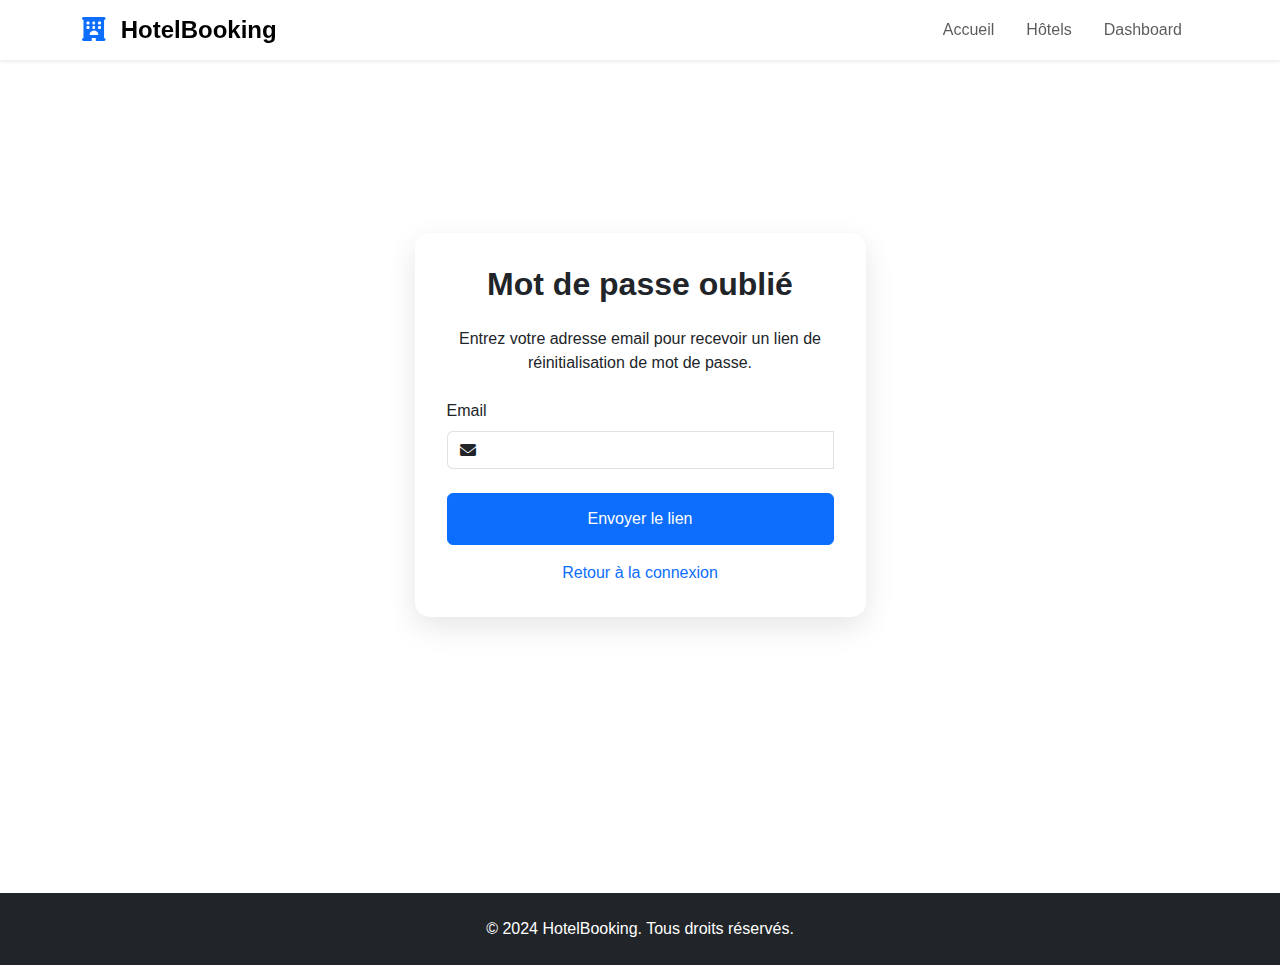
<file: forgot-password.html>
<!DOCTYPE html>
<html lang="fr">
<head>
    <meta charset="UTF-8">
    <meta name="viewport" content="width=device-width, initial-scale=1.0">
    <title>Mot de passe oublié - HotelBooking</title>
    <!-- Bootstrap 5 CSS -->
    <link href="https://cdn.jsdelivr.net/npm/bootstrap@5.3.0/dist/css/bootstrap.min.css" rel="stylesheet">
    <!-- Font Awesome -->
    <link rel="stylesheet" href="https://cdnjs.cloudflare.com/ajax/libs/font-awesome/6.0.0/css/all.min.css">
    <!-- Custom CSS -->
    <link rel="stylesheet" href="css/style.css">
</head>
<body>
    <!-- Loader -->
    <div class="loader-wrapper">
        <div class="loader"></div>
    </div>

    <!-- Navigation -->
    <nav class="navbar navbar-expand-lg navbar-light bg-white shadow-sm fixed-top">
        <div class="container">
            <a class="navbar-brand" href="index.html">
                <i class="fas fa-hotel text-primary"></i> HotelBooking
            </a>
            <button class="navbar-toggler" type="button" data-bs-toggle="collapse" data-bs-target="#navbarNav">
                <span class="navbar-toggler-icon"></span>
            </button>
            <div class="collapse navbar-collapse" id="navbarNav">
                <ul class="navbar-nav ms-auto">
                    <li class="nav-item">
                        <a class="nav-link" href="index.html">Accueil</a>
                    </li>
                    <li class="nav-item">
                        <a class="nav-link" href="hotels.html">Hôtels</a>
                    </li>
                    <li class="nav-item">
                        <a class="nav-link" href="dashboard.html">Dashboard</a>
                    </li>
                </ul>
            </div>
        </div>
    </nav>

    <!-- Forgot Password Section -->
    <section class="auth-section py-5">
        <div class="container">
            <div class="row justify-content-center">
                <div class="col-md-6 col-lg-5">
                    <div class="auth-card">
                        <h2 class="text-center mb-4">Mot de passe oublié</h2>
                        <p class="text-center mb-4">Entrez votre adresse email pour recevoir un lien de réinitialisation de mot de passe.</p>
                        <form id="forgotPasswordForm" class="needs-validation" novalidate>
                            <div class="mb-4">
                                <label for="email" class="form-label">Email</label>
                                <div class="input-group">
                                    <span class="input-group-text"><i class="fas fa-envelope"></i></span>
                                    <input type="email" class="form-control" id="email" required>
                                    <div class="invalid-feedback">
                                        Veuillez entrer une adresse email valide.
                                    </div>
                                </div>
                            </div>
                            <button type="submit" class="btn btn-primary w-100 mb-3">Envoyer le lien</button>
                            <div class="text-center">
                                <a href="login.html" class="text-decoration-none">Retour à la connexion</a>
                            </div>
                        </form>
                    </div>
                </div>
            </div>
        </div>
    </section>

    <!-- Footer -->
    <footer class="bg-dark text-white py-4 mt-5">
        <div class="container text-center">
            <p class="mb-0">&copy; 2024 HotelBooking. Tous droits réservés.</p>
        </div>
    </footer>

    <!-- Scripts -->
    <script src="https://code.jquery.com/jquery-3.6.0.min.js"></script>
    <script src="https://cdn.jsdelivr.net/npm/bootstrap@5.3.0/dist/js/bootstrap.bundle.min.js"></script>
    <script src="js/main.js"></script>
</body>
</html>
</file>
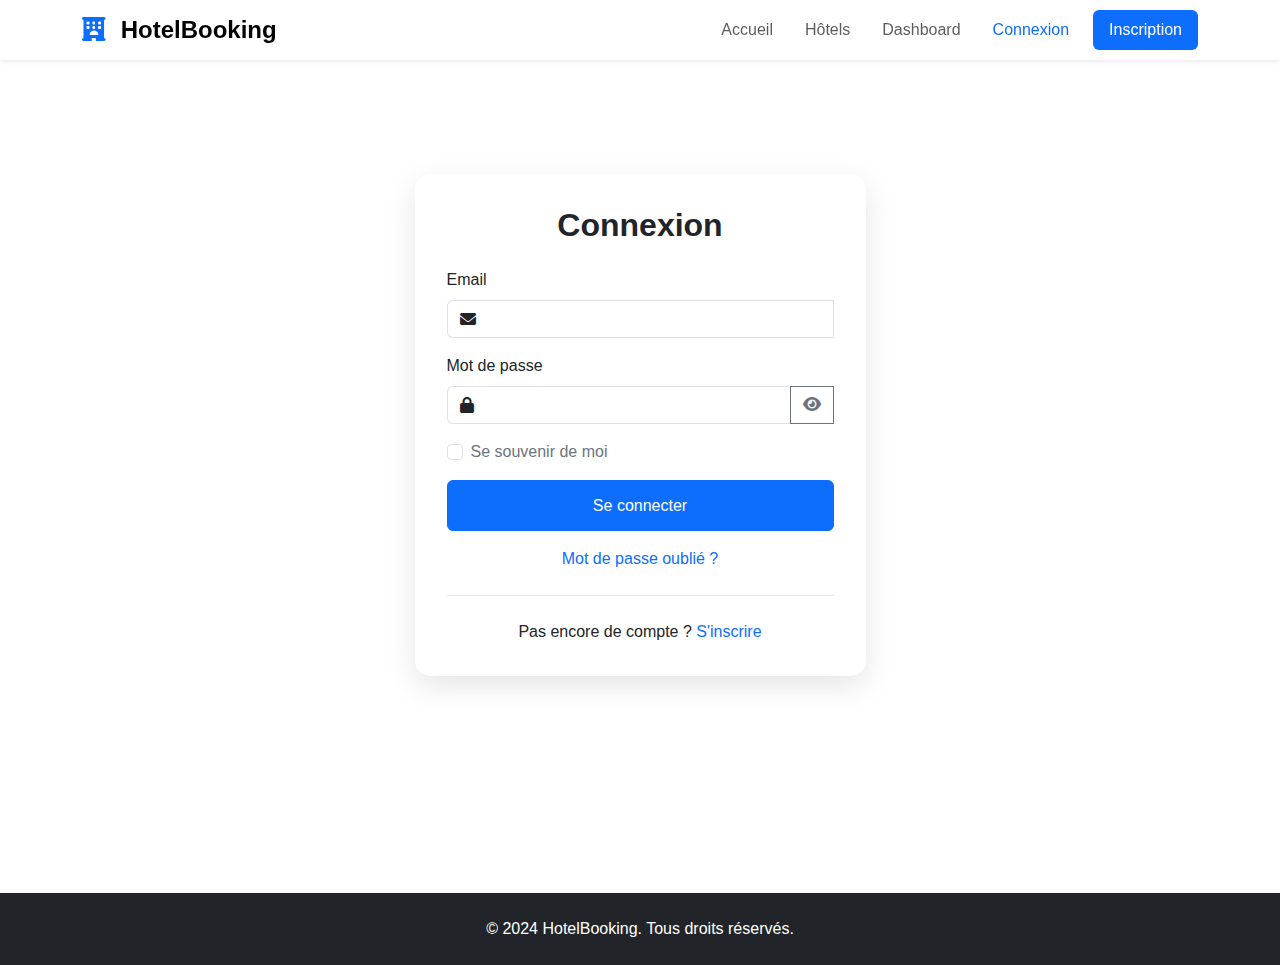
<file: login.html>
<!DOCTYPE html>
<html lang="fr">
<head>
    <meta charset="UTF-8">
    <meta name="viewport" content="width=device-width, initial-scale=1.0">
    <title>Connexion - HotelBooking</title>
    <!-- Bootstrap 5 CSS -->
    <link href="https://cdn.jsdelivr.net/npm/bootstrap@5.3.0/dist/css/bootstrap.min.css" rel="stylesheet">
    <!-- Font Awesome -->
    <link rel="stylesheet" href="https://cdnjs.cloudflare.com/ajax/libs/font-awesome/6.0.0/css/all.min.css">
    <!-- Custom CSS -->
    <link rel="stylesheet" href="css/style.css">
</head>
<body>
    <!-- Loader -->
    <div class="loader-wrapper">
        <div class="loader"></div>
    </div>

    <!-- Navigation -->
    <nav class="navbar navbar-expand-lg navbar-light bg-white shadow-sm fixed-top">
        <div class="container">
            <a class="navbar-brand" href="index.html">
                <i class="fas fa-hotel text-primary"></i> HotelBooking
            </a>
            <button class="navbar-toggler" type="button" data-bs-toggle="collapse" data-bs-target="#navbarNav">
                <span class="navbar-toggler-icon"></span>
            </button>
            <div class="collapse navbar-collapse" id="navbarNav">
                <ul class="navbar-nav ms-auto">
                    <li class="nav-item">
                        <a class="nav-link" href="index.html">Accueil</a>
                    </li>
                    <li class="nav-item">
                        <a class="nav-link" href="hotels.html">Hôtels</a>
                    </li>
                    <li class="nav-item">
                        <a class="nav-link" href="dashboard.html">Dashboard</a>
                    </li>
                    <li class="nav-item">
                        <a class="nav-link active" href="login.html">Connexion</a>
                    </li>
                    <li class="nav-item">
                        <a class="nav-link btn btn-primary text-white ms-2" href="register.html">Inscription</a>
                    </li>
                </ul>
            </div>
        </div>
    </nav>

    <!-- Login Section -->
    <section class="auth-section py-5">
        <div class="container">
            <div class="row justify-content-center">
                <div class="col-md-6 col-lg-5">
                    <div class="auth-card">
                        <h2 class="text-center mb-4">Connexion</h2>
                        <form id="loginForm" class="needs-validation" novalidate>
                            <div class="mb-3">
                                <label for="email" class="form-label">Email</label>
                                <div class="input-group">
                                    <span class="input-group-text"><i class="fas fa-envelope"></i></span>
                                    <input type="email" class="form-control" id="email" required>
                                    <div class="invalid-feedback">
                                        Veuillez entrer une adresse email valide.
                                    </div>
                                </div>
                            </div>
                            <div class="mb-3">
                                <label for="password" class="form-label">Mot de passe</label>
                                <div class="input-group">
                                    <span class="input-group-text"><i class="fas fa-lock"></i></span>
                                    <input type="password" class="form-control" id="password" required>
                                    <button class="btn btn-outline-secondary" type="button" id="togglePassword">
                                        <i class="fas fa-eye"></i>
                                    </button>
                                    <div class="invalid-feedback">
                                        Veuillez entrer votre mot de passe.
                                    </div>
                                </div>
                            </div>
                            <div class="mb-3 form-check">
                                <input type="checkbox" class="form-check-input" id="rememberMe">
                                <label class="form-check-label" for="rememberMe">Se souvenir de moi</label>
                            </div>
                            <button type="submit" class="btn btn-primary w-100 mb-3">Se connecter</button>
                            <div class="text-center">
                                <a href="forgot-password.html" class="text-decoration-none">Mot de passe oublié ?</a>
                            </div>
                        </form>
                        <hr>
                        <div class="text-center">
                            <p class="mb-0">Pas encore de compte ? <a href="register.html" class="text-decoration-none">S'inscrire</a></p>
                        </div>
                    </div>
                </div>
            </div>
        </div>
    </section>

    <!-- Footer -->
    <footer class="bg-dark text-white py-4 mt-5">
        <div class="container text-center">
            <p class="mb-0">&copy; 2024 HotelBooking. Tous droits réservés.</p>
        </div>
    </footer>

    <!-- Scripts -->
    <script src="https://code.jquery.com/jquery-3.6.0.min.js"></script>
    <script src="https://cdn.jsdelivr.net/npm/bootstrap@5.3.0/dist/js/bootstrap.bundle.min.js"></script>
    <script src="js/main.js"></script>
</body>
</html>
</file>
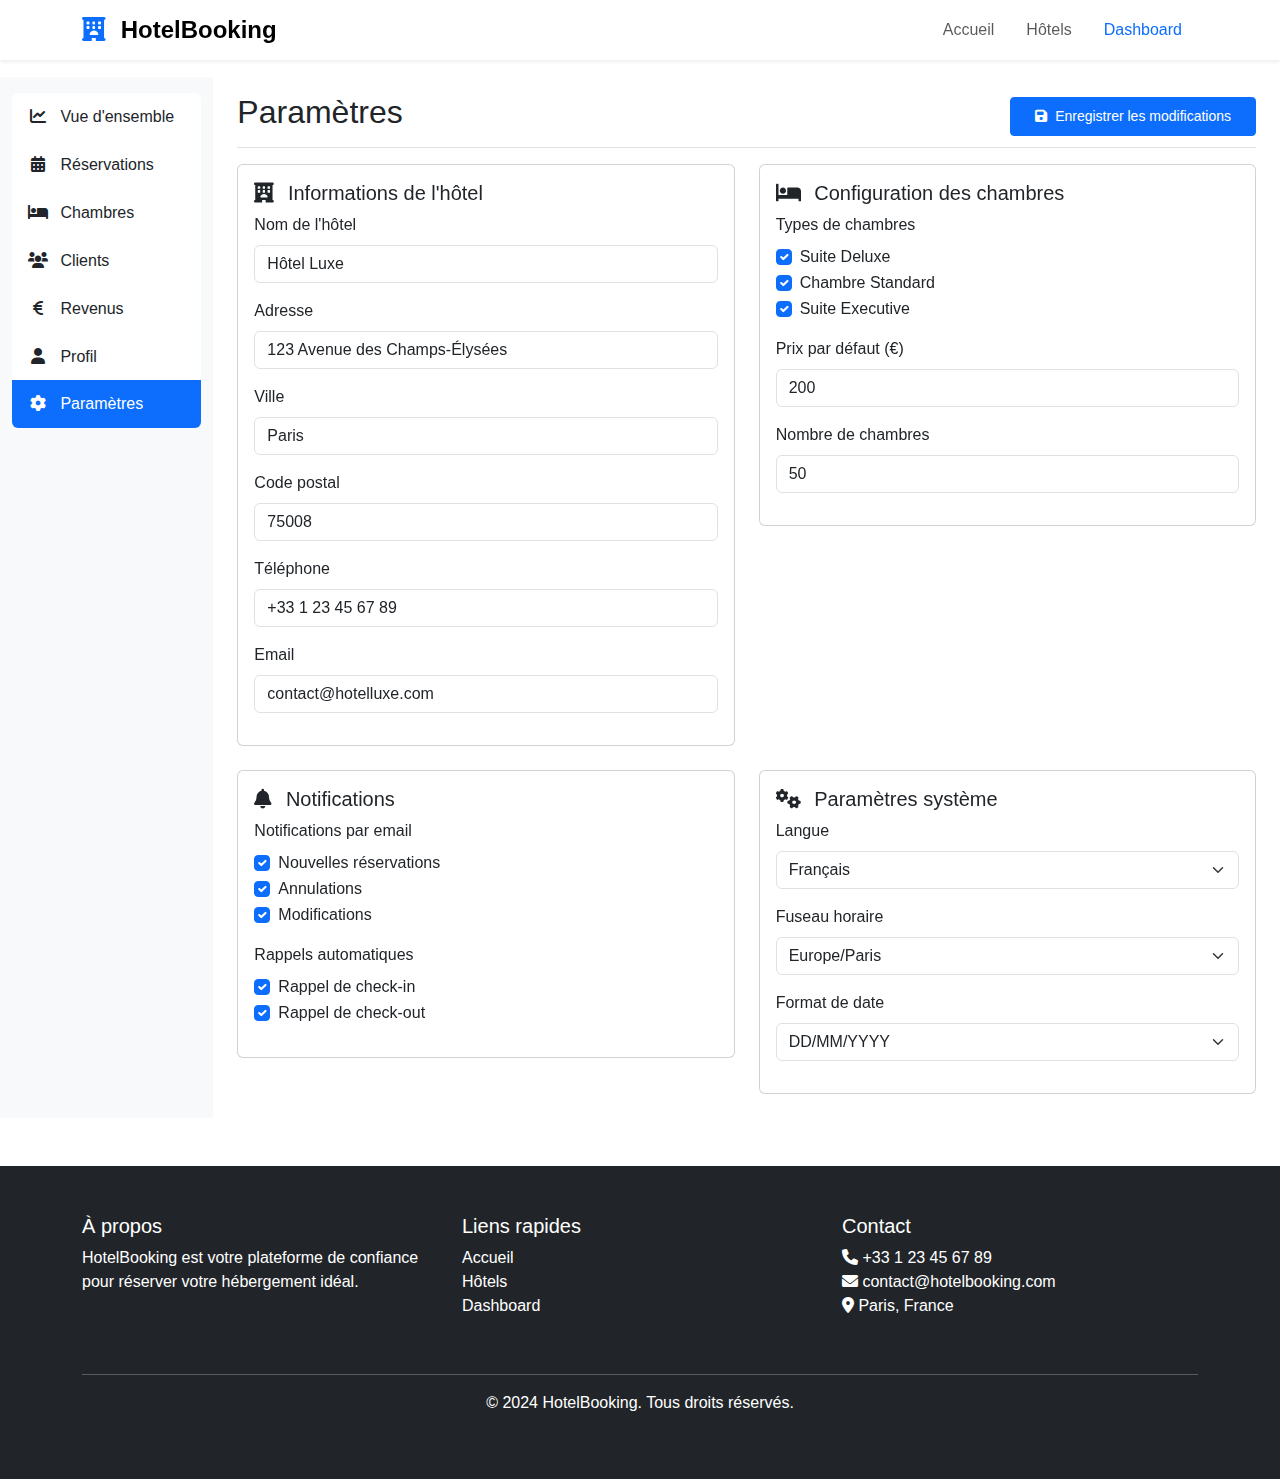
<file: parametres.html>
<!DOCTYPE html>
<html lang="fr">
<head>
    <meta charset="UTF-8">
    <meta name="viewport" content="width=device-width, initial-scale=1.0">
    <title>Paramètres - HotelBooking</title>
    <!-- Bootstrap 5 CSS -->
    <link href="https://cdn.jsdelivr.net/npm/bootstrap@5.3.0/dist/css/bootstrap.min.css" rel="stylesheet">
    <!-- Font Awesome -->
    <link rel="stylesheet" href="https://cdnjs.cloudflare.com/ajax/libs/font-awesome/6.0.0/css/all.min.css">
    <!-- Custom CSS -->
    <link rel="stylesheet" href="css/style.css">
    <style>
        .sidebar {
            min-height: calc(100vh - 76px);
            background-color: #f8f9fa;
            padding-top: 1rem;
        }
        .settings-card {
            transition: transform 0.3s ease;
        }
        .settings-card:hover {
            transform: translateY(-5px);
        }
    </style>
</head>
<body>
    <!-- Navigation -->
    <nav class="navbar navbar-expand-lg navbar-light bg-white shadow-sm fixed-top">
        <div class="container">
            <a class="navbar-brand" href="index.html">
                <i class="fas fa-hotel text-primary"></i> HotelBooking
            </a>
            <button class="navbar-toggler" type="button" data-bs-toggle="collapse" data-bs-target="#navbarNav">
                <span class="navbar-toggler-icon"></span>
            </button>
            <div class="collapse navbar-collapse" id="navbarNav">
                <ul class="navbar-nav ms-auto">
                    <li class="nav-item">
                        <a class="nav-link" href="index.html">Accueil</a>
                    </li>
                    <li class="nav-item">
                        <a class="nav-link" href="hotels.html">Hôtels</a>
                    </li>
                    <li class="nav-item">
                        <a class="nav-link active" href="dashboard.html">Dashboard</a>
                    </li>
                </ul>
            </div>
        </div>
    </nav>

    <!-- Main Content -->
    <div class="container-fluid mt-5 pt-4">
        <div class="row">
            <!-- Sidebar -->
            <div class="col-md-3 col-lg-2 sidebar">
                <div class="list-group">
                    <a href="dashboard.html" class="list-group-item list-group-item-action">
                        <i class="fas fa-chart-line me-2"></i> Vue d'ensemble
                    </a>
                    <a href="reservations.html" class="list-group-item list-group-item-action">
                        <i class="fas fa-calendar-alt me-2"></i> Réservations
                    </a>
                    <a href="chambres.html" class="list-group-item list-group-item-action">
                        <i class="fas fa-bed me-2"></i> Chambres
                    </a>
                    <a href="clients.html" class="list-group-item list-group-item-action">
                        <i class="fas fa-users me-2"></i> Clients
                    </a>
                    <a href="revenus.html" class="list-group-item list-group-item-action">
                        <i class="fas fa-euro-sign me-2"></i> Revenus
                    </a>
                    <a href="profil.html" class="list-group-item list-group-item-action">
                        <i class="fas fa-user me-2"></i> Profil
                    </a>
                    <a href="parametres.html" class="list-group-item list-group-item-action active">
                        <i class="fas fa-cog me-2"></i> Paramètres
                    </a>
                </div>
            </div>

            <!-- Main Content -->
            <div class="col-md-9 col-lg-10 ms-sm-auto px-4">
                <div class="d-flex justify-content-between flex-wrap flex-md-nowrap align-items-center pt-3 pb-2 mb-3 border-bottom">
                    <h1 class="h2">Paramètres</h1>
                    <div class="btn-toolbar mb-2 mb-md-0">
                        <button type="button" class="btn btn-sm btn-primary">
                            <i class="fas fa-save me-1"></i>
                            Enregistrer les modifications
                        </button>
                    </div>
                </div>

                <!-- Settings Sections -->
                <div class="row">
                    <!-- Hotel Information -->
                    <div class="col-md-6 mb-4">
                        <div class="card settings-card">
                            <div class="card-body">
                                <h5 class="card-title">
                                    <i class="fas fa-hotel me-2"></i>
                                    Informations de l'hôtel
                                </h5>
                                <form>
                                    <div class="mb-3">
                                        <label class="form-label">Nom de l'hôtel</label>
                                        <input type="text" class="form-control" value="Hôtel Luxe">
                                    </div>
                                    <div class="mb-3">
                                        <label class="form-label">Adresse</label>
                                        <input type="text" class="form-control" value="123 Avenue des Champs-Élysées">
                                    </div>
                                    <div class="mb-3">
                                        <label class="form-label">Ville</label>
                                        <input type="text" class="form-control" value="Paris">
                                    </div>
                                    <div class="mb-3">
                                        <label class="form-label">Code postal</label>
                                        <input type="text" class="form-control" value="75008">
                                    </div>
                                    <div class="mb-3">
                                        <label class="form-label">Téléphone</label>
                                        <input type="tel" class="form-control" value="+33 1 23 45 67 89">
                                    </div>
                                    <div class="mb-3">
                                        <label class="form-label">Email</label>
                                        <input type="email" class="form-control" value="contact@hotelluxe.com">
                                    </div>
                                </form>
                            </div>
                        </div>
                    </div>

                    <!-- Room Settings -->
                    <div class="col-md-6 mb-4">
                        <div class="card settings-card">
                            <div class="card-body">
                                <h5 class="card-title">
                                    <i class="fas fa-bed me-2"></i>
                                    Configuration des chambres
                                </h5>
                                <form>
                                    <div class="mb-3">
                                        <label class="form-label">Types de chambres</label>
                                        <div class="form-check">
                                            <input class="form-check-input" type="checkbox" checked>
                                            <label class="form-check-label">Suite Deluxe</label>
                                        </div>
                                        <div class="form-check">
                                            <input class="form-check-input" type="checkbox" checked>
                                            <label class="form-check-label">Chambre Standard</label>
                                        </div>
                                        <div class="form-check">
                                            <input class="form-check-input" type="checkbox" checked>
                                            <label class="form-check-label">Suite Executive</label>
                                        </div>
                                    </div>
                                    <div class="mb-3">
                                        <label class="form-label">Prix par défaut (€)</label>
                                        <input type="number" class="form-control" value="200">
                                    </div>
                                    <div class="mb-3">
                                        <label class="form-label">Nombre de chambres</label>
                                        <input type="number" class="form-control" value="50">
                                    </div>
                                </form>
                            </div>
                        </div>
                    </div>

                    <!-- Notification Settings -->
                    <div class="col-md-6 mb-4">
                        <div class="card settings-card">
                            <div class="card-body">
                                <h5 class="card-title">
                                    <i class="fas fa-bell me-2"></i>
                                    Notifications
                                </h5>
                                <form>
                                    <div class="mb-3">
                                        <label class="form-label">Notifications par email</label>
                                        <div class="form-check">
                                            <input class="form-check-input" type="checkbox" checked>
                                            <label class="form-check-label">Nouvelles réservations</label>
                                        </div>
                                        <div class="form-check">
                                            <input class="form-check-input" type="checkbox" checked>
                                            <label class="form-check-label">Annulations</label>
                                        </div>
                                        <div class="form-check">
                                            <input class="form-check-input" type="checkbox" checked>
                                            <label class="form-check-label">Modifications</label>
                                        </div>
                                    </div>
                                    <div class="mb-3">
                                        <label class="form-label">Rappels automatiques</label>
                                        <div class="form-check">
                                            <input class="form-check-input" type="checkbox" checked>
                                            <label class="form-check-label">Rappel de check-in</label>
                                        </div>
                                        <div class="form-check">
                                            <input class="form-check-input" type="checkbox" checked>
                                            <label class="form-check-label">Rappel de check-out</label>
                                        </div>
                                    </div>
                                </form>
                            </div>
                        </div>
                    </div>

                    <!-- System Settings -->
                    <div class="col-md-6 mb-4">
                        <div class="card settings-card">
                            <div class="card-body">
                                <h5 class="card-title">
                                    <i class="fas fa-cogs me-2"></i>
                                    Paramètres système
                                </h5>
                                <form>
                                    <div class="mb-3">
                                        <label class="form-label">Langue</label>
                                        <select class="form-select">
                                            <option selected>Français</option>
                                            <option>English</option>
                                            <option>Español</option>
                                        </select>
                                    </div>
                                    <div class="mb-3">
                                        <label class="form-label">Fuseau horaire</label>
                                        <select class="form-select">
                                            <option selected>Europe/Paris</option>
                                            <option>UTC</option>
                                            <option>America/New_York</option>
                                        </select>
                                    </div>
                                    <div class="mb-3">
                                        <label class="form-label">Format de date</label>
                                        <select class="form-select">
                                            <option selected>DD/MM/YYYY</option>
                                            <option>MM/DD/YYYY</option>
                                            <option>YYYY-MM-DD</option>
                                        </select>
                                    </div>
                                </form>
                            </div>
                        </div>
                    </div>
                </div>
            </div>
        </div>
    </div>

    <!-- Footer -->
    <footer class="bg-dark text-white py-5 mt-5">
        <div class="container">
            <div class="row">
                <div class="col-md-4 mb-4">
                    <h5>À propos</h5>
                    <p>HotelBooking est votre plateforme de confiance pour réserver votre hébergement idéal.</p>
                </div>
                <div class="col-md-4 mb-4">
                    <h5>Liens rapides</h5>
                    <ul class="list-unstyled">
                        <li><a href="index.html" class="text-white">Accueil</a></li>
                        <li><a href="hotels.html" class="text-white">Hôtels</a></li>
                        <li><a href="dashboard.html" class="text-white">Dashboard</a></li>
                    </ul>
                </div>
                <div class="col-md-4 mb-4">
                    <h5>Contact</h5>
                    <ul class="list-unstyled">
                        <li><i class="fas fa-phone"></i> +33 1 23 45 67 89</li>
                        <li><i class="fas fa-envelope"></i> contact@hotelbooking.com</li>
                        <li><i class="fas fa-map-marker-alt"></i> Paris, France</li>
                    </ul>
                </div>
            </div>
            <hr>
            <div class="text-center">
                <p>&copy; 2024 HotelBooking. Tous droits réservés.</p>
            </div>
        </div>
    </footer>

    <!-- Scripts -->
    <script src="https://code.jquery.com/jquery-3.6.0.min.js"></script>
    <script src="https://cdn.jsdelivr.net/npm/bootstrap@5.3.0/dist/js/bootstrap.bundle.min.js"></script>
    <script src="js/main.js"></script>
</body>
</html>
</file>
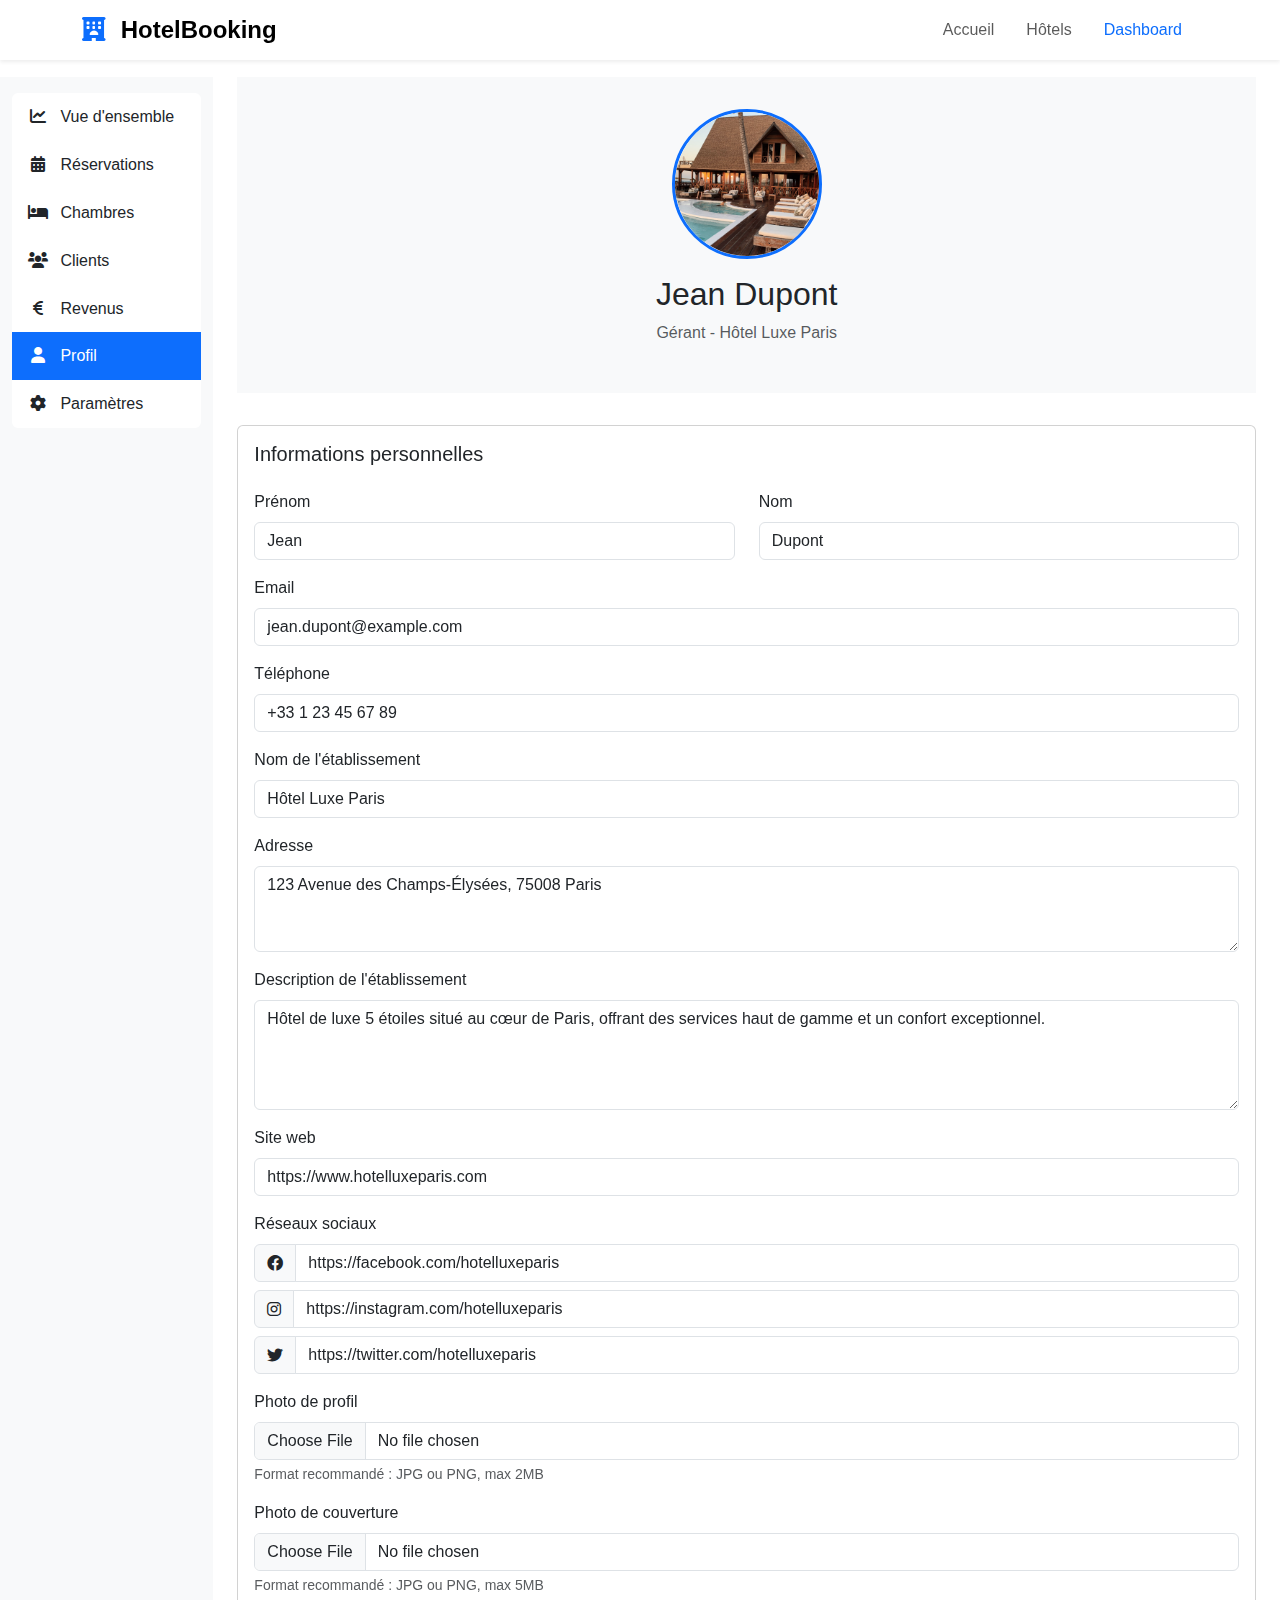
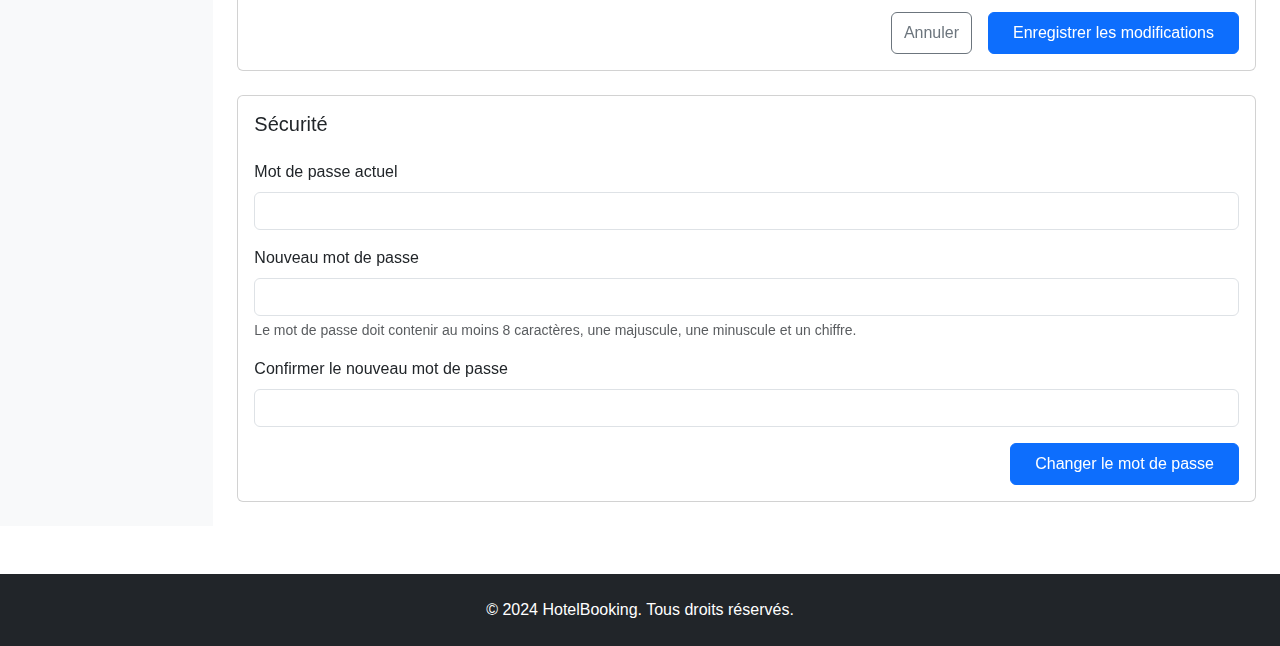
<file: profil.html>
<!DOCTYPE html>
<html lang="fr">
<head>
    <meta charset="UTF-8">
    <meta name="viewport" content="width=device-width, initial-scale=1.0">
    <title>Profil - HotelBooking</title>
    <!-- Bootstrap 5 CSS -->
    <link href="https://cdn.jsdelivr.net/npm/bootstrap@5.3.0/dist/css/bootstrap.min.css" rel="stylesheet">
    <!-- Font Awesome -->
    <link rel="stylesheet" href="https://cdnjs.cloudflare.com/ajax/libs/font-awesome/6.0.0/css/all.min.css">
    <!-- Custom CSS -->
    <link rel="stylesheet" href="css/style.css">
    <style>
        .sidebar {
            min-height: calc(100vh - 76px);
            background-color: #f8f9fa;
            padding-top: 1rem;
        }
        .profile-image {
            width: 150px;
            height: 150px;
            object-fit: cover;
            border-radius: 50%;
            border: 3px solid var(--primary-color);
        }
        .profile-header {
            background-color: #f8f9fa;
            padding: 2rem 0;
            margin-bottom: 2rem;
        }
    </style>
</head>
<body>
    <!-- Navigation -->
    <nav class="navbar navbar-expand-lg navbar-light bg-white shadow-sm fixed-top">
        <div class="container">
            <a class="navbar-brand" href="index.html">
                <i class="fas fa-hotel text-primary"></i> HotelBooking
            </a>
            <button class="navbar-toggler" type="button" data-bs-toggle="collapse" data-bs-target="#navbarNav">
                <span class="navbar-toggler-icon"></span>
            </button>
            <div class="collapse navbar-collapse" id="navbarNav">
                <ul class="navbar-nav ms-auto">
                    <li class="nav-item">
                        <a class="nav-link" href="index.html">Accueil</a>
                    </li>
                    <li class="nav-item">
                        <a class="nav-link" href="hotels.html">Hôtels</a>
                    </li>
                    <li class="nav-item">
                        <a class="nav-link active" href="dashboard.html">Dashboard</a>
                    </li>
                </ul>
            </div>
        </div>
    </nav>

    <!-- Main Content -->
    <div class="container-fluid mt-5 pt-4">
        <div class="row">
            <!-- Sidebar -->
            <div class="col-md-3 col-lg-2 sidebar">
                <div class="list-group">
                    <a href="dashboard.html" class="list-group-item list-group-item-action">
                        <i class="fas fa-chart-line me-2"></i> Vue d'ensemble
                    </a>
                    <a href="reservations.html" class="list-group-item list-group-item-action">
                        <i class="fas fa-calendar-alt me-2"></i> Réservations
                    </a>
                    <a href="chambres.html" class="list-group-item list-group-item-action">
                        <i class="fas fa-bed me-2"></i> Chambres
                    </a>
                    <a href="clients.html" class="list-group-item list-group-item-action">
                        <i class="fas fa-users me-2"></i> Clients
                    </a>
                    <a href="revenus.html" class="list-group-item list-group-item-action">
                        <i class="fas fa-euro-sign me-2"></i> Revenus
                    </a>
                    <a href="profil.html" class="list-group-item list-group-item-action active">
                        <i class="fas fa-user me-2"></i> Profil
                    </a>
                    <a href="parametres.html" class="list-group-item list-group-item-action">
                        <i class="fas fa-cog me-2"></i> Paramètres
                    </a>
                </div>
            </div>

            <!-- Main Content -->
            <div class="col-md-9 col-lg-10 ms-sm-auto px-4">
                <!-- Profile Header -->
                <div class="profile-header text-center">
                    <div class="mb-3">
                        <img src="images/hotel1.jpg" alt="Photo de profil" class="profile-image">
                    </div>
                    <h2>Jean Dupont</h2>
                    <p class="text-muted">Gérant - Hôtel Luxe Paris</p>
                </div>

                <!-- Profile Form -->
                <div class="card mb-4">
                    <div class="card-body">
                        <h5 class="card-title mb-4">Informations personnelles</h5>
                        <form id="profileForm" class="needs-validation" novalidate>
                            <div class="row">
                                <div class="col-md-6 mb-3">
                                    <label for="firstName" class="form-label">Prénom</label>
                                    <input type="text" class="form-control" id="firstName" value="Jean" required>
                                </div>
                                <div class="col-md-6 mb-3">
                                    <label for="lastName" class="form-label">Nom</label>
                                    <input type="text" class="form-control" id="lastName" value="Dupont" required>
                                </div>
                            </div>
                            <div class="mb-3">
                                <label for="email" class="form-label">Email</label>
                                <input type="email" class="form-control" id="email" value="jean.dupont@example.com" required>
                            </div>
                            <div class="mb-3">
                                <label for="phone" class="form-label">Téléphone</label>
                                <input type="tel" class="form-control" id="phone" value="+33 1 23 45 67 89" required>
                            </div>
                            <div class="mb-3">
                                <label for="establishment" class="form-label">Nom de l'établissement</label>
                                <input type="text" class="form-control" id="establishment" value="Hôtel Luxe Paris" required>
                            </div>
                            <div class="mb-3">
                                <label for="address" class="form-label">Adresse</label>
                                <textarea class="form-control" id="address" rows="3" required>123 Avenue des Champs-Élysées, 75008 Paris</textarea>
                            </div>
                            <div class="mb-3">
                                <label for="description" class="form-label">Description de l'établissement</label>
                                <textarea class="form-control" id="description" rows="4">Hôtel de luxe 5 étoiles situé au cœur de Paris, offrant des services haut de gamme et un confort exceptionnel.</textarea>
                            </div>
                            <div class="mb-3">
                                <label for="website" class="form-label">Site web</label>
                                <input type="url" class="form-control" id="website" value="https://www.hotelluxeparis.com">
                            </div>
                            <div class="mb-3">
                                <label for="socialMedia" class="form-label">Réseaux sociaux</label>
                                <div class="input-group mb-2">
                                    <span class="input-group-text"><i class="fab fa-facebook"></i></span>
                                    <input type="url" class="form-control" placeholder="Facebook" value="https://facebook.com/hotelluxeparis">
                                </div>
                                <div class="input-group mb-2">
                                    <span class="input-group-text"><i class="fab fa-instagram"></i></span>
                                    <input type="url" class="form-control" placeholder="Instagram" value="https://instagram.com/hotelluxeparis">
                                </div>
                                <div class="input-group">
                                    <span class="input-group-text"><i class="fab fa-twitter"></i></span>
                                    <input type="url" class="form-control" placeholder="Twitter" value="https://twitter.com/hotelluxeparis">
                                </div>
                            </div>
                            <div class="mb-3">
                                <label for="profileImage" class="form-label">Photo de profil</label>
                                <input type="file" class="form-control" id="profileImage" accept="image/*">
                                <div class="form-text">Format recommandé : JPG ou PNG, max 2MB</div>
                            </div>
                            <div class="mb-3">
                                <label for="coverImage" class="form-label">Photo de couverture</label>
                                <input type="file" class="form-control" id="coverImage" accept="image/*">
                                <div class="form-text">Format recommandé : JPG ou PNG, max 5MB</div>
                            </div>
                            <div class="d-grid gap-2 d-md-flex justify-content-md-end">
                                <button type="button" class="btn btn-outline-secondary me-md-2">Annuler</button>
                                <button type="submit" class="btn btn-primary">Enregistrer les modifications</button>
                            </div>
                        </form>
                    </div>
                </div>

                <!-- Security Section -->
                <div class="card mb-4">
                    <div class="card-body">
                        <h5 class="card-title mb-4">Sécurité</h5>
                        <form id="securityForm" class="needs-validation" novalidate>
                            <div class="mb-3">
                                <label for="currentPassword" class="form-label">Mot de passe actuel</label>
                                <input type="password" class="form-control" id="currentPassword" required>
                            </div>
                            <div class="mb-3">
                                <label for="newPassword" class="form-label">Nouveau mot de passe</label>
                                <input type="password" class="form-control" id="newPassword" required>
                                <div class="form-text">Le mot de passe doit contenir au moins 8 caractères, une majuscule, une minuscule et un chiffre.</div>
                            </div>
                            <div class="mb-3">
                                <label for="confirmPassword" class="form-label">Confirmer le nouveau mot de passe</label>
                                <input type="password" class="form-control" id="confirmPassword" required>
                            </div>
                            <div class="d-grid gap-2 d-md-flex justify-content-md-end">
                                <button type="submit" class="btn btn-primary">Changer le mot de passe</button>
                            </div>
                        </form>
                    </div>
                </div>
            </div>
        </div>
    </div>

    <!-- Footer -->
    <footer class="bg-dark text-white py-4 mt-5">
        <div class="container text-center">
            <p class="mb-0">&copy; 2024 HotelBooking. Tous droits réservés.</p>
        </div>
    </footer>

    <!-- Scripts -->
    <script src="https://code.jquery.com/jquery-3.6.0.min.js"></script>
    <script src="https://cdn.jsdelivr.net/npm/bootstrap@5.3.0/dist/js/bootstrap.bundle.min.js"></script>
    <script src="js/main.js"></script>
</body>
</html>
</file>
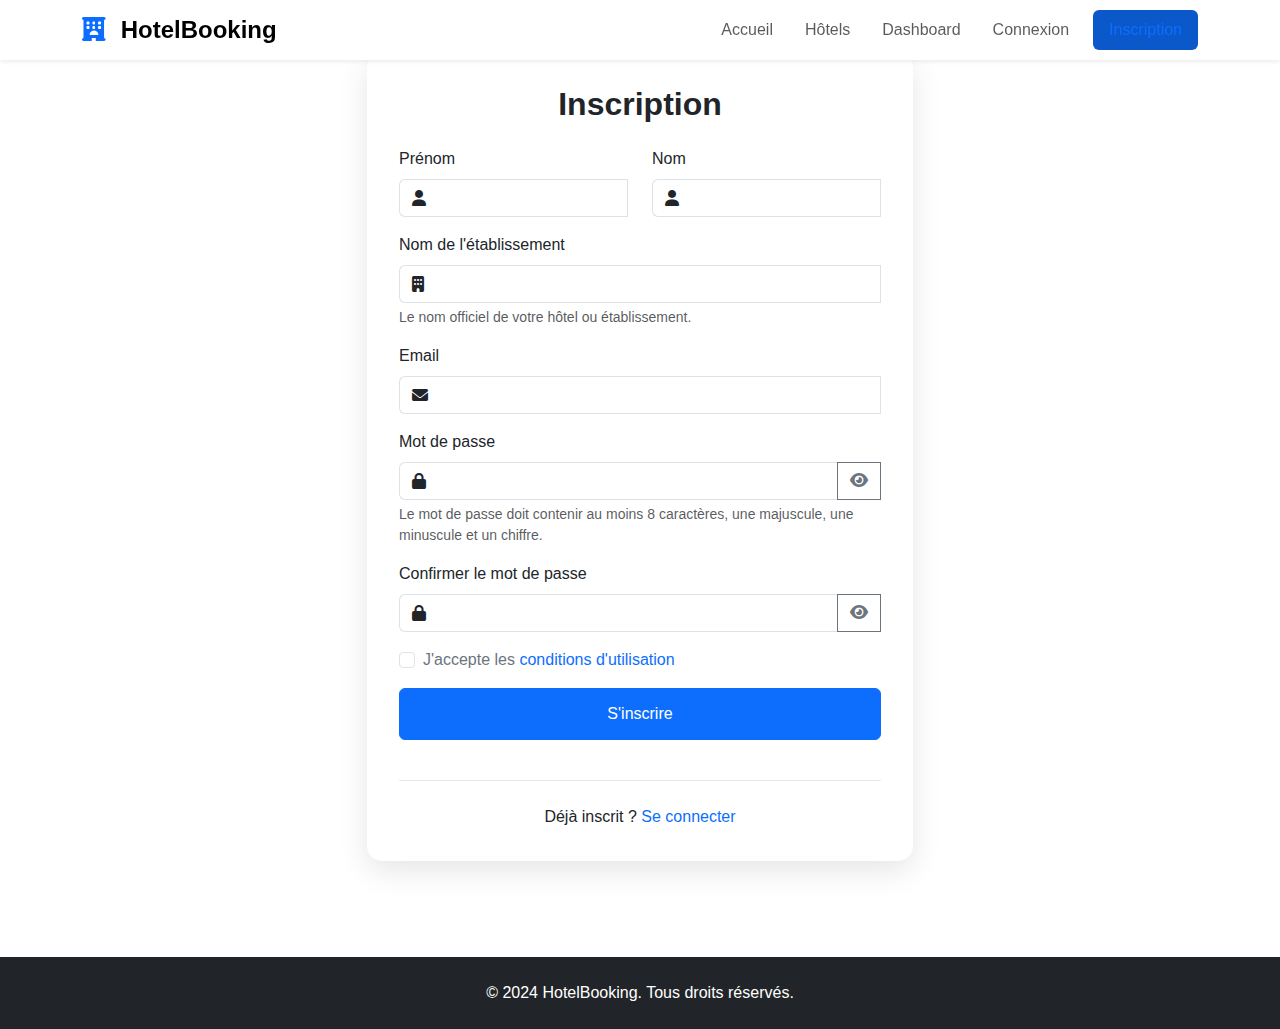
<file: register.html>
<!DOCTYPE html>
<html lang="fr">
<head>
    <meta charset="UTF-8">
    <meta name="viewport" content="width=device-width, initial-scale=1.0">
    <title>Inscription - HotelBooking</title>
    <!-- Bootstrap 5 CSS -->
    <link href="https://cdn.jsdelivr.net/npm/bootstrap@5.3.0/dist/css/bootstrap.min.css" rel="stylesheet">
    <!-- Font Awesome -->
    <link rel="stylesheet" href="https://cdnjs.cloudflare.com/ajax/libs/font-awesome/6.0.0/css/all.min.css">
    <!-- Custom CSS -->
    <link rel="stylesheet" href="css/style.css">
</head>
<body>
    <!-- Loader -->
    <div class="loader-wrapper">
        <div class="loader"></div>
    </div>

    <!-- Navigation -->
    <nav class="navbar navbar-expand-lg navbar-light bg-white shadow-sm fixed-top">
        <div class="container">
            <a class="navbar-brand" href="index.html">
                <i class="fas fa-hotel text-primary"></i> HotelBooking
            </a>
            <button class="navbar-toggler" type="button" data-bs-toggle="collapse" data-bs-target="#navbarNav">
                <span class="navbar-toggler-icon"></span>
            </button>
            <div class="collapse navbar-collapse" id="navbarNav">
                <ul class="navbar-nav ms-auto">
                    <li class="nav-item">
                        <a class="nav-link" href="index.html">Accueil</a>
                    </li>
                    <li class="nav-item">
                        <a class="nav-link" href="hotels.html">Hôtels</a>
                    </li>
                    <li class="nav-item">
                        <a class="nav-link" href="dashboard.html">Dashboard</a>
                    </li>
                    <li class="nav-item">
                        <a class="nav-link" href="login.html">Connexion</a>
                    </li>
                    <li class="nav-item">
                        <a class="nav-link btn btn-primary text-white ms-2 active" href="register.html">Inscription</a>
                    </li>
                </ul>
            </div>
        </div>
    </nav>

    <!-- Register Section -->
    <section class="auth-section py-5">
        <div class="container">
            <div class="row justify-content-center">
                <div class="col-md-8 col-lg-6">
                    <div class="auth-card">
                        <h2 class="text-center mb-4">Inscription</h2>
                        <form id="registerForm" class="needs-validation" novalidate>
                            <div class="row">
                                <div class="col-md-6 mb-3">
                                    <label for="firstName" class="form-label">Prénom</label>
                                    <div class="input-group">
                                        <span class="input-group-text"><i class="fas fa-user"></i></span>
                                        <input type="text" class="form-control" id="firstName" required>
                                        <div class="invalid-feedback">
                                            Veuillez entrer votre prénom.
                                        </div>
                                    </div>
                                </div>
                                <div class="col-md-6 mb-3">
                                    <label for="lastName" class="form-label">Nom</label>
                                    <div class="input-group">
                                        <span class="input-group-text"><i class="fas fa-user"></i></span>
                                        <input type="text" class="form-control" id="lastName" required>
                                        <div class="invalid-feedback">
                                            Veuillez entrer votre nom.
                                        </div>
                                    </div>
                                </div>
                            </div>
                            <div class="mb-3">
                                <label for="establishment" class="form-label">Nom de l'établissement</label>
                                <div class="input-group">
                                    <span class="input-group-text"><i class="fas fa-building"></i></span>
                                    <input type="text" class="form-control" id="establishment" required>
                                    <div class="invalid-feedback">
                                        Veuillez entrer le nom de votre établissement.
                                    </div>
                                </div>
                                <div class="form-text">
                                    Le nom officiel de votre hôtel ou établissement.
                                </div>
                            </div>
                            <div class="mb-3">
                                <label for="email" class="form-label">Email</label>
                                <div class="input-group">
                                    <span class="input-group-text"><i class="fas fa-envelope"></i></span>
                                    <input type="email" class="form-control" id="email" required>
                                    <div class="invalid-feedback">
                                        Veuillez entrer une adresse email valide.
                                    </div>
                                </div>
                            </div>
                            <div class="mb-3">
                                <label for="password" class="form-label">Mot de passe</label>
                                <div class="input-group">
                                    <span class="input-group-text"><i class="fas fa-lock"></i></span>
                                    <input type="password" class="form-control" id="password" required>
                                    <button class="btn btn-outline-secondary" type="button" id="togglePassword">
                                        <i class="fas fa-eye"></i>
                                    </button>
                                    <div class="invalid-feedback">
                                        Le mot de passe doit contenir au moins 8 caractères.
                                    </div>
                                </div>
                                <div class="form-text">
                                    Le mot de passe doit contenir au moins 8 caractères, une majuscule, une minuscule et un chiffre.
                                </div>
                            </div>
                            <div class="mb-3">
                                <label for="confirmPassword" class="form-label">Confirmer le mot de passe</label>
                                <div class="input-group">
                                    <span class="input-group-text"><i class="fas fa-lock"></i></span>
                                    <input type="password" class="form-control" id="confirmPassword" required>
                                    <button class="btn btn-outline-secondary" type="button" id="toggleConfirmPassword">
                                        <i class="fas fa-eye"></i>
                                    </button>
                                    <div class="invalid-feedback">
                                        Les mots de passe ne correspondent pas.
                                    </div>
                                </div>
                            </div>
                            <div class="mb-3 form-check">
                                <input type="checkbox" class="form-check-input" id="terms" required>
                                <label class="form-check-label" for="terms">
                                    J'accepte les <a href="#" class="text-decoration-none">conditions d'utilisation</a>
                                </label>
                                <div class="invalid-feedback">
                                    Vous devez accepter les conditions d'utilisation.
                                </div>
                            </div>
                            <button type="submit" class="btn btn-primary w-100 mb-3">S'inscrire</button>
                        </form>
                        <hr>
                        <div class="text-center">
                            <p class="mb-0">Déjà inscrit ? <a href="login.html" class="text-decoration-none">Se connecter</a></p>
                        </div>
                    </div>
                </div>
            </div>
        </div>
    </section>

    <!-- Footer -->
    <footer class="bg-dark text-white py-4 mt-5">
        <div class="container text-center">
            <p class="mb-0">&copy; 2024 HotelBooking. Tous droits réservés.</p>
        </div>
    </footer>

    <!-- Scripts -->
    <script src="https://code.jquery.com/jquery-3.6.0.min.js"></script>
    <script src="https://cdn.jsdelivr.net/npm/bootstrap@5.3.0/dist/js/bootstrap.bundle.min.js"></script>
    <script src="js/main.js"></script>
</body>
</html>
</file>
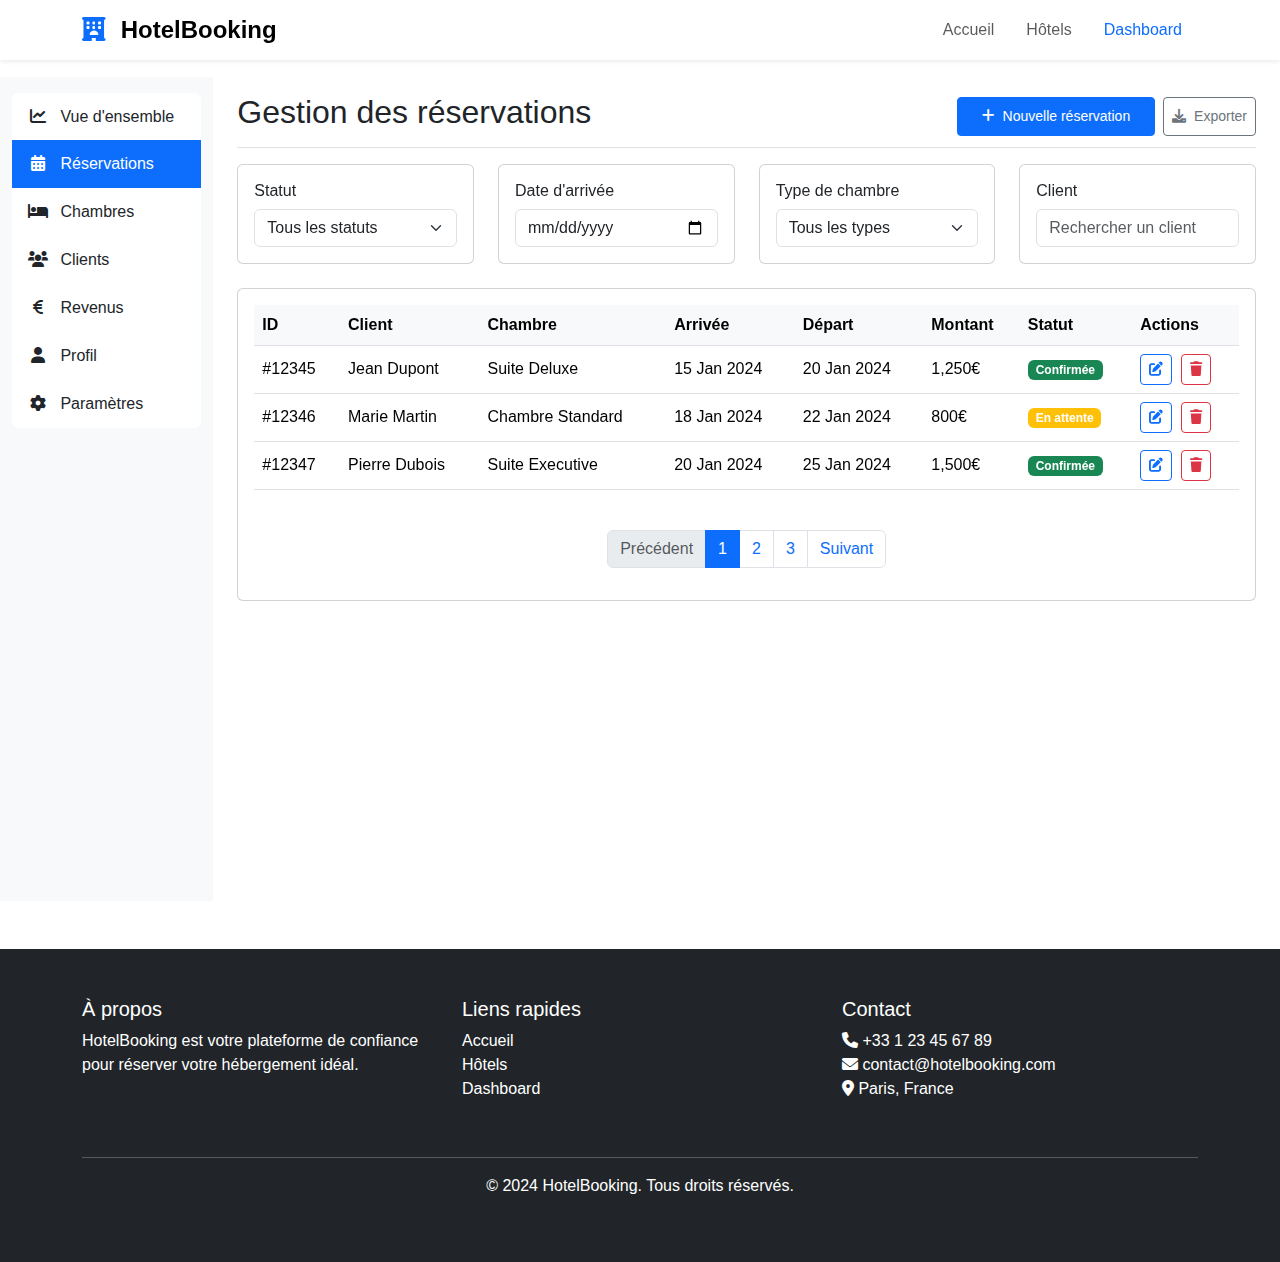
<file: reservations.html>
<!DOCTYPE html>
<html lang="fr">
<head>
    <meta charset="UTF-8">
    <meta name="viewport" content="width=device-width, initial-scale=1.0">
    <title>Réservations - HotelBooking</title>
    <!-- Bootstrap 5 CSS -->
    <link href="https://cdn.jsdelivr.net/npm/bootstrap@5.3.0/dist/css/bootstrap.min.css" rel="stylesheet">
    <!-- Font Awesome -->
    <link rel="stylesheet" href="https://cdnjs.cloudflare.com/ajax/libs/font-awesome/6.0.0/css/all.min.css">
    <!-- Custom CSS -->
    <link rel="stylesheet" href="css/style.css">
    <style>
        .sidebar {
            min-height: calc(100vh - 76px);
            background-color: #f8f9fa;
            padding-top: 1rem;
        }
        .filter-card {
            transition: transform 0.3s ease;
        }
        .filter-card:hover {
            transform: translateY(-5px);
        }
    </style>
</head>
<body>
    <!-- Navigation -->
    <nav class="navbar navbar-expand-lg navbar-light bg-white shadow-sm fixed-top">
        <div class="container">
            <a class="navbar-brand" href="index.html">
                <i class="fas fa-hotel text-primary"></i> HotelBooking
            </a>
            <button class="navbar-toggler" type="button" data-bs-toggle="collapse" data-bs-target="#navbarNav">
                <span class="navbar-toggler-icon"></span>
            </button>
            <div class="collapse navbar-collapse" id="navbarNav">
                <ul class="navbar-nav ms-auto">
                    <li class="nav-item">
                        <a class="nav-link" href="index.html">Accueil</a>
                    </li>
                    <li class="nav-item">
                        <a class="nav-link" href="hotels.html">Hôtels</a>
                    </li>
                    <li class="nav-item">
                        <a class="nav-link active" href="dashboard.html">Dashboard</a>
                    </li>
                </ul>
            </div>
        </div>
    </nav>

    <!-- Main Content -->
    <div class="container-fluid mt-5 pt-4">
        <div class="row">
            <!-- Sidebar -->
            <div class="col-md-3 col-lg-2 sidebar">
                <div class="list-group">
                    <a href="dashboard.html" class="list-group-item list-group-item-action">
                        <i class="fas fa-chart-line me-2"></i> Vue d'ensemble
                    </a>
                    <a href="reservations.html" class="list-group-item list-group-item-action active">
                        <i class="fas fa-calendar-alt me-2"></i> Réservations
                    </a>
                    <a href="chambres.html" class="list-group-item list-group-item-action">
                        <i class="fas fa-bed me-2"></i> Chambres
                    </a>
                    <a href="clients.html" class="list-group-item list-group-item-action">
                        <i class="fas fa-users me-2"></i> Clients
                    </a>
                    <a href="revenus.html" class="list-group-item list-group-item-action">
                        <i class="fas fa-euro-sign me-2"></i> Revenus
                    </a>
                    <a href="profil.html" class="list-group-item list-group-item-action">
                        <i class="fas fa-user me-2"></i> Profil
                    </a>
                    <a href="parametres.html" class="list-group-item list-group-item-action">
                        <i class="fas fa-cog me-2"></i> Paramètres
                    </a>
                </div>
            </div>

            <!-- Main Content -->
            <div class="col-md-9 col-lg-10 ms-sm-auto px-4">
                <div class="d-flex justify-content-between flex-wrap flex-md-nowrap align-items-center pt-3 pb-2 mb-3 border-bottom">
                    <h1 class="h2">Gestion des réservations</h1>
                    <div class="btn-toolbar mb-2 mb-md-0">
                        <button type="button" class="btn btn-sm btn-primary me-2">
                            <i class="fas fa-plus me-1"></i> Nouvelle réservation
                        </button>
                        <button type="button" class="btn btn-sm btn-outline-secondary">
                            <i class="fas fa-download me-1"></i> Exporter
                        </button>
                    </div>
                </div>

                <!-- Filters -->
                <div class="row mb-4">
                    <div class="col-md-3">
                        <div class="card filter-card">
                            <div class="card-body">
                                <h6 class="card-title">Statut</h6>
                                <select class="form-select">
                                    <option value="">Tous les statuts</option>
                                    <option value="confirmed">Confirmées</option>
                                    <option value="pending">En attente</option>
                                    <option value="cancelled">Annulées</option>
                                </select>
                            </div>
                        </div>
                    </div>
                    <div class="col-md-3">
                        <div class="card filter-card">
                            <div class="card-body">
                                <h6 class="card-title">Date d'arrivée</h6>
                                <input type="date" class="form-control">
                            </div>
                        </div>
                    </div>
                    <div class="col-md-3">
                        <div class="card filter-card">
                            <div class="card-body">
                                <h6 class="card-title">Type de chambre</h6>
                                <select class="form-select">
                                    <option value="">Tous les types</option>
                                    <option value="standard">Standard</option>
                                    <option value="deluxe">Deluxe</option>
                                    <option value="suite">Suite</option>
                                </select>
                            </div>
                        </div>
                    </div>
                    <div class="col-md-3">
                        <div class="card filter-card">
                            <div class="card-body">
                                <h6 class="card-title">Client</h6>
                                <input type="text" class="form-control" placeholder="Rechercher un client">
                            </div>
                        </div>
                    </div>
                </div>

                <!-- Reservations Table -->
                <div class="card">
                    <div class="card-body">
                        <div class="table-responsive">
                            <table class="table table-hover">
                                <thead>
                                    <tr>
                                        <th>ID</th>
                                        <th>Client</th>
                                        <th>Chambre</th>
                                        <th>Arrivée</th>
                                        <th>Départ</th>
                                        <th>Montant</th>
                                        <th>Statut</th>
                                        <th>Actions</th>
                                    </tr>
                                </thead>
                                <tbody>
                                    <tr>
                                        <td>#12345</td>
                                        <td>Jean Dupont</td>
                                        <td>Suite Deluxe</td>
                                        <td>15 Jan 2024</td>
                                        <td>20 Jan 2024</td>
                                        <td>1,250€</td>
                                        <td><span class="badge bg-success">Confirmée</span></td>
                                        <td>
                                            <button class="btn btn-sm btn-outline-primary me-1">
                                                <i class="fas fa-edit"></i>
                                            </button>
                                            <button class="btn btn-sm btn-outline-danger">
                                                <i class="fas fa-trash"></i>
                                            </button>
                                        </td>
                                    </tr>
                                    <tr>
                                        <td>#12346</td>
                                        <td>Marie Martin</td>
                                        <td>Chambre Standard</td>
                                        <td>18 Jan 2024</td>
                                        <td>22 Jan 2024</td>
                                        <td>800€</td>
                                        <td><span class="badge bg-warning">En attente</span></td>
                                        <td>
                                            <button class="btn btn-sm btn-outline-primary me-1">
                                                <i class="fas fa-edit"></i>
                                            </button>
                                            <button class="btn btn-sm btn-outline-danger">
                                                <i class="fas fa-trash"></i>
                                            </button>
                                        </td>
                                    </tr>
                                    <tr>
                                        <td>#12347</td>
                                        <td>Pierre Dubois</td>
                                        <td>Suite Executive</td>
                                        <td>20 Jan 2024</td>
                                        <td>25 Jan 2024</td>
                                        <td>1,500€</td>
                                        <td><span class="badge bg-success">Confirmée</span></td>
                                        <td>
                                            <button class="btn btn-sm btn-outline-primary me-1">
                                                <i class="fas fa-edit"></i>
                                            </button>
                                            <button class="btn btn-sm btn-outline-danger">
                                                <i class="fas fa-trash"></i>
                                            </button>
                                        </td>
                                    </tr>
                                </tbody>
                            </table>
                        </div>

                        <!-- Pagination -->
                        <nav class="mt-4">
                            <ul class="pagination justify-content-center">
                                <li class="page-item disabled">
                                    <a class="page-link" href="#" tabindex="-1">Précédent</a>
                                </li>
                                <li class="page-item active"><a class="page-link" href="#">1</a></li>
                                <li class="page-item"><a class="page-link" href="#">2</a></li>
                                <li class="page-item"><a class="page-link" href="#">3</a></li>
                                <li class="page-item">
                                    <a class="page-link" href="#">Suivant</a>
                                </li>
                            </ul>
                        </nav>
                    </div>
                </div>
            </div>
        </div>
    </div>

    <!-- Footer -->
    <footer class="bg-dark text-white py-5 mt-5">
        <div class="container">
            <div class="row">
                <div class="col-md-4 mb-4">
                    <h5>À propos</h5>
                    <p>HotelBooking est votre plateforme de confiance pour réserver votre hébergement idéal.</p>
                </div>
                <div class="col-md-4 mb-4">
                    <h5>Liens rapides</h5>
                    <ul class="list-unstyled">
                        <li><a href="index.html" class="text-white">Accueil</a></li>
                        <li><a href="hotels.html" class="text-white">Hôtels</a></li>
                        <li><a href="dashboard.html" class="text-white">Dashboard</a></li>
                    </ul>
                </div>
                <div class="col-md-4 mb-4">
                    <h5>Contact</h5>
                    <ul class="list-unstyled">
                        <li><i class="fas fa-phone"></i> +33 1 23 45 67 89</li>
                        <li><i class="fas fa-envelope"></i> contact@hotelbooking.com</li>
                        <li><i class="fas fa-map-marker-alt"></i> Paris, France</li>
                    </ul>
                </div>
            </div>
            <hr>
            <div class="text-center">
                <p>&copy; 2024 HotelBooking. Tous droits réservés.</p>
            </div>
        </div>
    </footer>

    <!-- Scripts -->
    <script src="https://code.jquery.com/jquery-3.6.0.min.js"></script>
    <script src="https://cdn.jsdelivr.net/npm/bootstrap@5.3.0/dist/js/bootstrap.bundle.min.js"></script>
    <script src="js/main.js"></script>
</body>
</html>
</file>
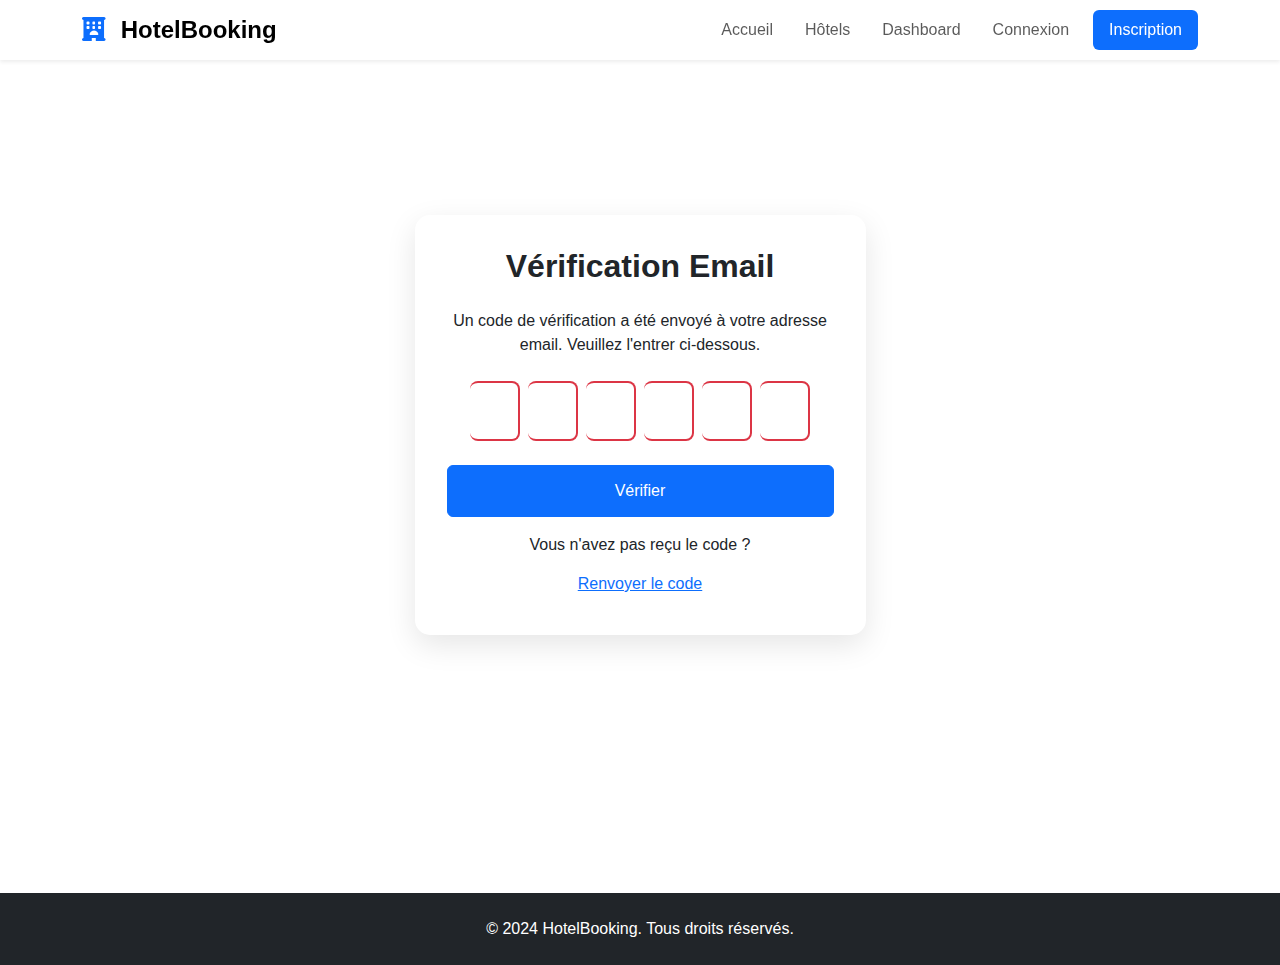
<file: verify-email.html>
<!DOCTYPE html>
<html lang="fr">
<head>
    <meta charset="UTF-8">
    <meta name="viewport" content="width=device-width, initial-scale=1.0">
    <title>Vérification Email - HotelBooking</title>
    <!-- Bootstrap 5 CSS -->
    <link href="https://cdn.jsdelivr.net/npm/bootstrap@5.3.0/dist/css/bootstrap.min.css" rel="stylesheet">
    <!-- Font Awesome -->
    <link rel="stylesheet" href="https://cdnjs.cloudflare.com/ajax/libs/font-awesome/6.0.0/css/all.min.css">
    <!-- Custom CSS -->
    <link rel="stylesheet" href="css/style.css">
</head>
<body>
    <!-- Loader -->
    <div class="loader-wrapper">
        <div class="loader"></div>
    </div>

    <!-- Navigation -->
    <nav class="navbar navbar-expand-lg navbar-light bg-white shadow-sm fixed-top">
        <div class="container">
            <a class="navbar-brand" href="index.html">
                <i class="fas fa-hotel text-primary"></i> HotelBooking
            </a>
            <button class="navbar-toggler" type="button" data-bs-toggle="collapse" data-bs-target="#navbarNav">
                <span class="navbar-toggler-icon"></span>
            </button>
            <div class="collapse navbar-collapse" id="navbarNav">
                <ul class="navbar-nav ms-auto">
                    <li class="nav-item">
                        <a class="nav-link" href="index.html">Accueil</a>
                    </li>
                    <li class="nav-item">
                        <a class="nav-link" href="hotels.html">Hôtels</a>
                    </li>
                    <li class="nav-item">
                        <a class="nav-link" href="dashboard.html">Dashboard</a>
                    </li>
                    <li class="nav-item">
                        <a class="nav-link" href="login.html">Connexion</a>
                    </li>
                    <li class="nav-item">
                        <a class="nav-link btn btn-primary text-white ms-2" href="register.html">Inscription</a>
                    </li>
                </ul>
            </div>
        </div>
    </nav>

    <!-- Verify Email Section -->
    <section class="auth-section py-5">
        <div class="container">
            <div class="row justify-content-center">
                <div class="col-md-6 col-lg-5">
                    <div class="auth-card">
                        <h2 class="text-center mb-4">Vérification Email</h2>
                        <p class="text-center mb-4">Un code de vérification a été envoyé à votre adresse email. Veuillez l'entrer ci-dessous.</p>
                        <form id="verifyEmailForm" class="needs-validation" novalidate>
                            <div class="mb-4">
                                <div class="verification-code">
                                    <input type="text" class="form-control form-control-lg text-center" maxlength="1" pattern="[0-9]" inputmode="numeric" required>
                                    <input type="text" class="form-control form-control-lg text-center" maxlength="1" pattern="[0-9]" inputmode="numeric" required>
                                    <input type="text" class="form-control form-control-lg text-center" maxlength="1" pattern="[0-9]" inputmode="numeric" required>
                                    <input type="text" class="form-control form-control-lg text-center" maxlength="1" pattern="[0-9]" inputmode="numeric" required>
                                    <input type="text" class="form-control form-control-lg text-center" maxlength="1" pattern="[0-9]" inputmode="numeric" required>
                                    <input type="text" class="form-control form-control-lg text-center" maxlength="1" pattern="[0-9]" inputmode="numeric" required>
                                </div>
                                <div class="invalid-feedback text-center">
                                    Veuillez entrer le code complet.
                                </div>
                            </div>
                            <button type="submit" class="btn btn-primary w-100 mb-3">Vérifier</button>
                            <div class="text-center">
                                <p class="mb-2">Vous n'avez pas reçu le code ?</p>
                                <button type="button" class="btn btn-link" id="resendCode">Renvoyer le code</button>
                                <div id="countdown" class="text-muted mt-2" style="display: none;">
                                    Nouveau code disponible dans <span id="timer">60</span> secondes
                                </div>
                            </div>
                        </form>
                    </div>
                </div>
            </div>
        </div>
    </section>

    <!-- Footer -->
    <footer class="bg-dark text-white py-4 mt-5">
        <div class="container text-center">
            <p class="mb-0">&copy; 2024 HotelBooking. Tous droits réservés.</p>
        </div>
    </footer>

    <!-- Scripts -->
    <script src="https://code.jquery.com/jquery-3.6.0.min.js"></script>
    <script src="https://cdn.jsdelivr.net/npm/bootstrap@5.3.0/dist/js/bootstrap.bundle.min.js"></script>
    <script src="js/main.js"></script>
</body>
</html>
</file>
<file: css/style.css>
/* Global Styles */
:root {
    --primary-color: #0d6efd;
    --secondary-color: #6c757d;
    --light-color: #f8f9fa;
    --dark-color: #212529;
}

body {
    font-family: 'Segoe UI', Tahoma, Geneva, Verdana, sans-serif;
    padding-top: 5px;
}

/* Navbar Styles */
.navbar {
    height: 60px;
    padding: 0.5rem 1rem;
    background-color: rgba(255, 255, 255, 0.95) !important;
    backdrop-filter: blur(10px);
}

.navbar-brand {
    font-weight: bold;
    font-size: 1.5rem;
}

.navbar-brand i {
    margin-right: 0.5rem;
}

.nav-link {
    font-weight: 500;
    padding: 0.5rem 1rem !important;
    transition: color 0.3s ease;
}

.nav-link:hover {
    color: var(--primary-color) !important;
}

.nav-link.active {
    color: var(--primary-color) !important;
}

/* Sidebar Styles */
.sidebar {
    min-height: calc(100vh - 60px);
    background-color: var(--light-color);
    padding-top: 1rem;
    position: sticky;
    top: 60px;
}

.list-group-item {
    border: none;
    padding: 0.75rem 1rem;
    font-weight: 500;
}

.list-group-item i {
    width: 20px;
    text-align: center;
    margin-right: 0.5rem;
}

.list-group-item.active {
    background-color: var(--primary-color);
    border-color: var(--primary-color);
}

/* Hero Section */
.hero {
    background-image: linear-gradient(rgba(0, 0, 0, 0.5), rgba(0, 0, 0, 0.5)), url('../images/hero-bg.jpg');
    background-size: cover;
    background-position: center;
    background-repeat: no-repeat;
    height: 100vh;
    min-height: 500px;
    display: flex;
    align-items: center;
    color: white;
    position: relative;
    margin-top: -5px; /* Pour compenser le padding-top du body */
}

.search-box {
    max-width: 1000px;
    margin: 0 auto;
    background-color: rgba(255, 255, 255, 0.95);
    padding: 2rem;
    border-radius: 10px;
    box-shadow: 0 4px 15px rgba(0, 0, 0, 0.1);
}

/* Hotel Cards */
.hotel-card {
    transition: transform 0.3s ease, box-shadow 0.3s ease;
    margin-bottom: 1.5rem;
}

.hotel-card:hover {
    transform: translateY(-5px);
    box-shadow: 0 4px 15px rgba(0, 0, 0, 0.1);
}

.hotel-card img {
    height: 200px;
    object-fit: cover;
}

/* Category Cards */
.category-card {
    position: relative;
    overflow: hidden;
    border-radius: 10px;
    margin-bottom: 1.5rem;
}

.category-card img {
    height: 200px;
    object-fit: cover;
    transition: transform 0.3s ease;
}

.category-card:hover img {
    transform: scale(1.1);
}

.category-card .overlay {
    position: absolute;
    bottom: 0;
    left: 0;
    right: 0;
    background: linear-gradient(transparent, rgba(0, 0, 0, 0.7));
    padding: 1rem;
    color: white;
}

/* Footer */
footer {
    background-color: var(--dark-color);
    color: white;
    padding: 3rem 0;
}

footer a {
    color: white;
    text-decoration: none;
    transition: color 0.3s ease;
}

footer a:hover {
    color: var(--primary-color);
}

/* Responsive Adjustments */
@media (max-width: 768px) {
    .navbar-collapse {
        background-color: white;
        padding: 1rem;
        border-radius: 0.5rem;
        box-shadow: 0 4px 15px rgba(0, 0, 0, 0.1);
    }

    .sidebar {
        position: static;
        min-height: auto;
    }

    .hero {
        height: 400px;
    }
    
    .search-box {
        padding: 1rem !important;
    }
    
    .hotel-card img {
        height: 180px;
    }
}

/* Animations */
.fade-in {
    animation: fadeIn 0.5s ease-in;
}

@keyframes fadeIn {
    from {
        opacity: 0;
        transform: translateY(20px);
    }
    to {
        opacity: 1;
        transform: translateY(0);
    }
}

/* Custom Button Styles */
.btn-primary {
    background-color: var(--primary-color);
    border-color: var(--primary-color);
    padding: 0.5rem 1.5rem;
    font-weight: 500;
}

.btn-primary:hover {
    background-color: #0b5ed7;
    border-color: #0b5ed7;
}

/* Form Control Focus */
.form-control:focus {
    border-color: var(--primary-color);
    box-shadow: 0 0 0 0.25rem rgba(13, 110, 253, 0.25);
}

/* Rating Stars */
.rating {
    color: #ffc107;
}

/* Section Headers */
.section-header {
    position: relative;
    margin-bottom: 2rem;
    padding-bottom: 1rem;
}

.section-header::after {
    content: '';
    position: absolute;
    bottom: 0;
    left: 0;
    width: 50px;
    height: 3px;
    background-color: var(--primary-color);
}

/* Dashboard Cards */
.stat-card {
    transition: transform 0.3s ease;
}

.stat-card:hover {
    transform: translateY(-5px);
}

/* Chart Containers */
.chart-container {
    position: relative;
    height: 300px;
    margin-bottom: 1rem;
}

/* Table Styles */
.table th {
    font-weight: 600;
    background-color: var(--light-color);
}

.table td {
    vertical-align: middle;
}

/* Filter Cards */
.filter-card {
    transition: transform 0.3s ease;
}

.filter-card:hover {
    transform: translateY(-5px);
}

/* Settings Cards */
.settings-card {
    transition: transform 0.3s ease;
}

.settings-card:hover {
    transform: translateY(-5px);
}

/* Animations */
@keyframes fadeInUp {
    from {
        opacity: 0;
        transform: translateY(20px);
    }
    to {
        opacity: 1;
        transform: translateY(0);
    }
}

@keyframes fadeInLeft {
    from {
        opacity: 0;
        transform: translateX(-20px);
    }
    to {
        opacity: 1;
        transform: translateX(0);
    }
}

@keyframes fadeInRight {
    from {
        opacity: 0;
        transform: translateX(20px);
    }
    to {
        opacity: 1;
        transform: translateX(0);
    }
}

@keyframes scaleIn {
    from {
        opacity: 0;
        transform: scale(0.9);
    }
    to {
        opacity: 1;
        transform: scale(1);
    }
}

/* Animation Classes */
.animate-fade-up {
    animation: fadeInUp 0.6s ease-out forwards;
}

.animate-fade-left {
    animation: fadeInLeft 0.6s ease-out forwards;
}

.animate-fade-right {
    animation: fadeInRight 0.6s ease-out forwards;
}

.animate-scale {
    animation: scaleIn 0.6s ease-out forwards;
}

/* Modern Section Styles */
.feature-card {
    background: white;
    border-radius: 15px;
    padding: 2rem;
    box-shadow: 0 10px 30px rgba(0, 0, 0, 0.05);
    transition: transform 0.3s ease, box-shadow 0.3s ease;
    height: 100%;
}

.feature-card:hover {
    transform: translateY(-10px);
    box-shadow: 0 15px 40px rgba(0, 0, 0, 0.1);
}

.feature-icon {
    width: 70px;
    height: 70px;
    background: var(--primary-color);
    border-radius: 50%;
    display: flex;
    align-items: center;
    justify-content: center;
    margin-bottom: 1.5rem;
    color: white;
    font-size: 1.8rem;
}

.testimonial-card {
    background: white;
    border-radius: 15px;
    padding: 2rem;
    box-shadow: 0 10px 30px rgba(0, 0, 0, 0.05);
    position: relative;
    margin: 1rem;
}

.testimonial-card::before {
    content: '"';
    position: absolute;
    top: 20px;
    left: 20px;
    font-size: 4rem;
    color: var(--primary-color);
    opacity: 0.1;
    font-family: serif;
}

.testimonial-avatar {
    width: 60px;
    height: 60px;
    border-radius: 50%;
    object-fit: cover;
    margin-right: 1rem;
}

.stats-section {
    background: linear-gradient(135deg, var(--primary-color), #0a58ca);
    color: white;
    padding: 4rem 0;
}

.stat-item {
    text-align: center;
    padding: 2rem;
}

.stat-number {
    font-size: 2.5rem;
    font-weight: bold;
    margin-bottom: 0.5rem;
}

.stat-label {
    font-size: 1.1rem;
    opacity: 0.9;
}

.newsletter-section {
    background: #f8f9fa;
    padding: 4rem 0;
}

.newsletter-form {
    max-width: 500px;
    margin: 0 auto;
}

.newsletter-form .form-control {
    padding: 1rem;
    border-radius: 30px;
    border: 2px solid #e9ecef;
}

.newsletter-form .btn {
    padding: 1rem 2rem;
    border-radius: 30px;
}

/* Responsive Adjustments */
@media (max-width: 768px) {
    .feature-card {
        margin-bottom: 2rem;
    }
    
    .testimonial-card {
        margin: 1rem 0;
    }
    
    .stat-item {
        padding: 1rem;
    }
}

/* Loader */
.loader-wrapper {
    position: fixed;
    top: 0;
    left: 0;
    width: 100%;
    height: 100%;
    background: white;
    display: flex;
    justify-content: center;
    align-items: center;
    z-index: 9999;
    transition: opacity 0.5s ease-out;
}

.loader {
    width: 50px;
    height: 50px;
    border: 5px solid #f3f3f3;
    border-top: 5px solid var(--primary-color);
    border-radius: 50%;
    animation: spin 1s linear infinite;
}

@keyframes spin {
    0% { transform: rotate(0deg); }
    100% { transform: rotate(360deg); }
}

/* Scroll Animations */
.reveal {
    opacity: 0;
    transform: translateY(30px);
    transition: all 0.8s ease;
}

.reveal.active {
    opacity: 1;
    transform: translateY(0);
}

.reveal-left {
    opacity: 0;
    transform: translateX(-30px);
    transition: all 0.8s ease;
}

.reveal-left.active {
    opacity: 1;
    transform: translateX(0);
}

.reveal-right {
    opacity: 0;
    transform: translateX(30px);
    transition: all 0.8s ease;
}

.reveal-right.active {
    opacity: 1;
    transform: translateX(0);
}

/* Back to Top Button */
.back-to-top {
    position: fixed;
    bottom: 30px;
    right: 30px;
    width: 50px;
    height: 50px;
    background: var(--primary-color);
    color: white;
    border-radius: 50%;
    display: flex;
    justify-content: center;
    align-items: center;
    text-decoration: none;
    opacity: 0;
    visibility: hidden;
    transition: all 0.3s ease;
    z-index: 1000;
    box-shadow: 0 2px 10px rgba(0, 0, 0, 0.1);
}

.back-to-top:hover {
    background: #0b5ed7;
    color: white;
    transform: translateY(-3px);
    box-shadow: 0 4px 15px rgba(0, 0, 0, 0.2);
}

.back-to-top.active {
    opacity: 1;
    visibility: visible;
}

/* Responsive Adjustments */
@media (max-width: 768px) {
    .back-to-top {
        bottom: 20px;
        right: 20px;
        width: 40px;
        height: 40px;
    }
}

/* Auth Section Styles */
.auth-section {
    min-height: calc(100vh - 60px);
    display: flex;
    align-items: center;
    padding-top: 80px;
}

.auth-card {
    background: white;
    border-radius: 15px;
    padding: 2rem;
    box-shadow: 0 10px 30px rgba(0, 0, 0, 0.1);
    animation: fadeInUp 0.6s ease-out;
}

.auth-card h2 {
    color: var(--dark-color);
    font-weight: 600;
}

.auth-card .form-label {
    font-weight: 500;
    color: var(--dark-color);
}

.auth-card .input-group-text {
    background-color: white;
    border-right: none;
}

.auth-card .form-control {
    border-left: none;
}

.auth-card .form-control:focus {
    box-shadow: none;
    border-color: #ced4da;
}

.auth-card .input-group:focus-within {
    box-shadow: 0 0 0 0.25rem rgba(13, 110, 253, 0.25);
}

.auth-card .input-group:focus-within .input-group-text,
.auth-card .input-group:focus-within .form-control {
    border-color: var(--primary-color);
}

.auth-card .btn-primary {
    padding: 0.8rem;
    font-weight: 500;
}

.auth-card .form-check-label {
    color: var(--secondary-color);
}

.auth-card hr {
    margin: 1.5rem 0;
    opacity: 0.1;
}

/* Verification Code Input */
.verification-code {
    display: flex;
    gap: 0.5rem;
    justify-content: center;
    margin-bottom: 1rem;
}

.verification-code input {
    width: 50px;
    height: 60px;
    font-size: 1.5rem;
    text-align: center;
    border: 2px solid #e9ecef;
    border-radius: 8px;
    transition: all 0.3s ease;
}

.verification-code input:focus {
    border-color: var(--primary-color);
    box-shadow: 0 0 0 0.25rem rgba(13, 110, 253, 0.25);
}

.verification-code input:invalid {
    border-color: #dc3545;
}

/* Password Strength Indicator */
.password-strength {
    height: 4px;
    background-color: #e9ecef;
    border-radius: 2px;
    margin-top: 0.5rem;
    overflow: hidden;
}

.password-strength-bar {
    height: 100%;
    width: 0;
    transition: width 0.3s ease, background-color 0.3s ease;
}

.password-strength-bar.weak {
    width: 33.33%;
    background-color: #dc3545;
}

.password-strength-bar.medium {
    width: 66.66%;
    background-color: #ffc107;
}

.password-strength-bar.strong {
    width: 100%;
    background-color: #198754;
}

/* Responsive Adjustments */
@media (max-width: 768px) {
    .auth-card {
        padding: 1.5rem;
    }

    .verification-code input {
        width: 40px;
        height: 50px;
        font-size: 1.2rem;
    }
}
</file>
